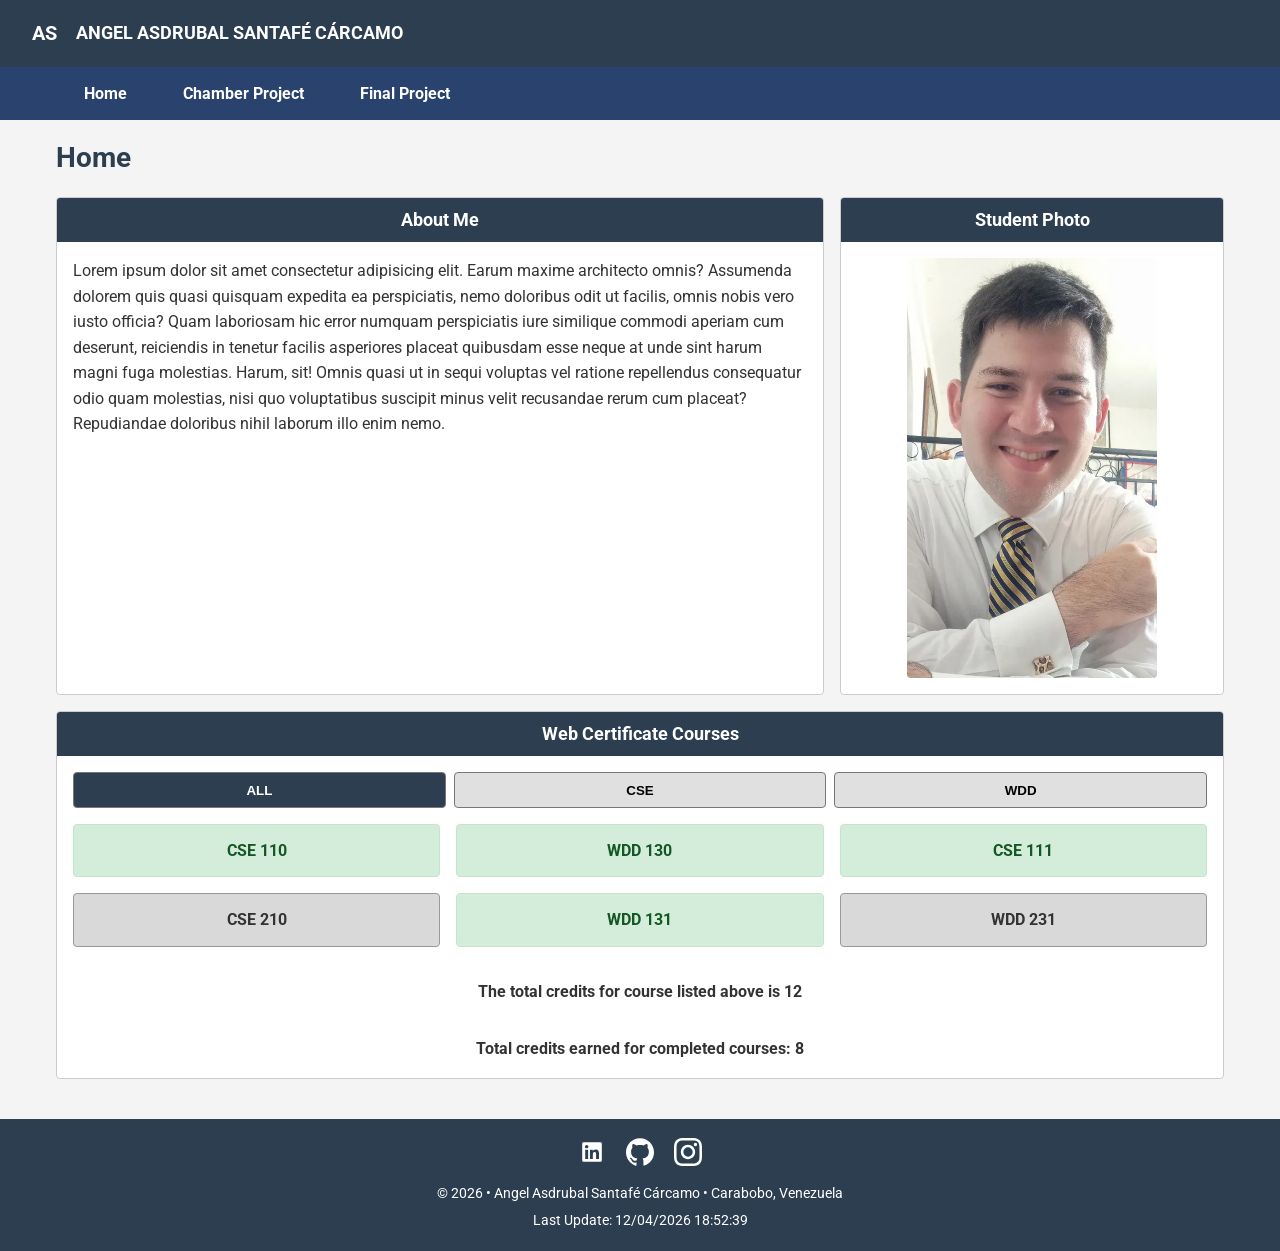
<file: index.html>
<!DOCTYPE html>
<html lang="en-US">
<head>
    <meta charset="UTF-8">
    <meta name="viewport" content="width=device-width, initial-scale=1.0">
    <meta name="description" content="Course Home Page, includes information of the student, links to the projects of this block, Web Certificate Courses and which courses the student have passed.">
    <meta name="author" content="Angel Asdrubal Santafé Cárcamo">
    <title>Course Home Page WDD231 - Angel Santafé</title>

    <!-- Fonts -->
    <link rel="preconnect" href="https://fonts.googleapis.com">
    <link rel="preconnect" href="https://fonts.gstatic.com" crossorigin>
    <link href="https://fonts.googleapis.com/css2?family=Roboto:wght@400;700&display=swap" rel="stylesheet">

    <!-- Styles -->
    <link rel="stylesheet" href="styles/small.css">
    <link rel="stylesheet" href="styles/larger.css">

    <!-- Scripts -->
    <script src="scripts/navigation.js" defer></script>
    <script src="scripts/dates.js" defer></script>
    <script src="scripts/course.js" defer></script>
</head>
<body>
    <header>
        <div class="logo-container">
            <svg class="logo-svg" viewBox="0 0 100 100" width="40" height="40" aria-hidden="true">
                <rect width="100" height="100" rx="15" fill="#2c3e50" />
                <text x="50" y="65" font-size="50" fill="#ffffff" text-anchor="middle" font-weight="bold">AS</text>
            </svg>
            <span>ANGEL ASDRUBAL SANTAFÉ CÁRCAMO</span>
        </div>
        <button id="menu-button" aria-label="Toggle Navigation Menu"></button>
        <nav id="primary-nav">
            <ul>
                <li class="active"><a href="#">Home</a></li>
                <li><a href="chamber/index.html">Chamber Project</a></li>
                <li><a href="final/index.html">Final Project</a></li>
            </ul>            
        </nav>
    </header>
    <main>
        <h1>Home</h1>
        <div class="student-info">
            <section class="about-me card">
                <h2>About Me</h2>
                <p>Lorem ipsum dolor sit amet consectetur adipisicing elit. Earum maxime architecto omnis? Assumenda dolorem quis quasi quisquam expedita ea perspiciatis, nemo doloribus odit ut facilis, omnis nobis vero iusto officia?
                Quam laboriosam hic error numquam perspiciatis iure similique commodi aperiam cum deserunt, reiciendis in tenetur facilis asperiores placeat quibusdam esse neque at unde sint harum magni fuga molestias. Harum, sit!
                Omnis quasi ut in sequi voluptas vel ratione repellendus consequatur odio quam molestias, nisi quo voluptatibus suscipit minus velit recusandae rerum cum placeat? Repudiandae doloribus nihil laborum illo enim nemo.
                </p>
            </section>
            <section class="photo card">
                <h2>Student Photo</h2>
                <div class="photo-placeholder">
                    <img src="images/profile.webp" alt="Angel Santafé Profile Picture" width="250" height="250" loading="lazy">
                </div>
            </section>
        </div>
        <section class="courses-interactive card">
            <h2>Web Certificate Courses</h2>
            <div class="filter-buttons">
                <button id="all-btn" class="btn active">ALL</button>
                <button id="cse-btn" class="btn">CSE</button>
                <button id="wdd-btn" class="btn">WDD</button>
            </div>
            <div id="course-container" class="course-grid">
                <!--Container dinamically filled with JS to display the courses.-->
            </div>
            <p id="credits-total" class="credits-info"></p>
            <p id="credits-completed" class="credits-info"></p>
        </section>
    </main>
    <footer>
        <div class="social-media-links">
            <a href="https://www.linkedin.com/in/angel-santafe-27b746205/" target="_blank" rel="noopener noreferrer" aria-label="LinkedIn">
                <img src="images/linkedin.svg" alt="LinkedIn-logo link to author personal profile">
            </a>
            <a href="https://github.com/angelsan20/" target="_blank" rel="noopener noreferrer" aria-label="Github">
                <img src="images/github.svg" alt="Github-logo link to author personal profile">
            </a>
            <a href="https://www.instagram.com/angelsantafe20/" target="_blank" rel="noopener noreferrer" aria-label="Instagram">
                <img src="images/instagram.svg" alt="Instagram-logo link to author personal profile">
            </a>
        </div>
        <p>&copy; <span id="currentyear"><!--Dinamically filled with JS.--></span> &bull; Angel Asdrubal Santafé Cárcamo &bull; Carabobo, Venezuela</p>
        <p id="lastModified"><!--Dinamically filled with JS.--></p>
    </footer>
</body>
</html>
</file>
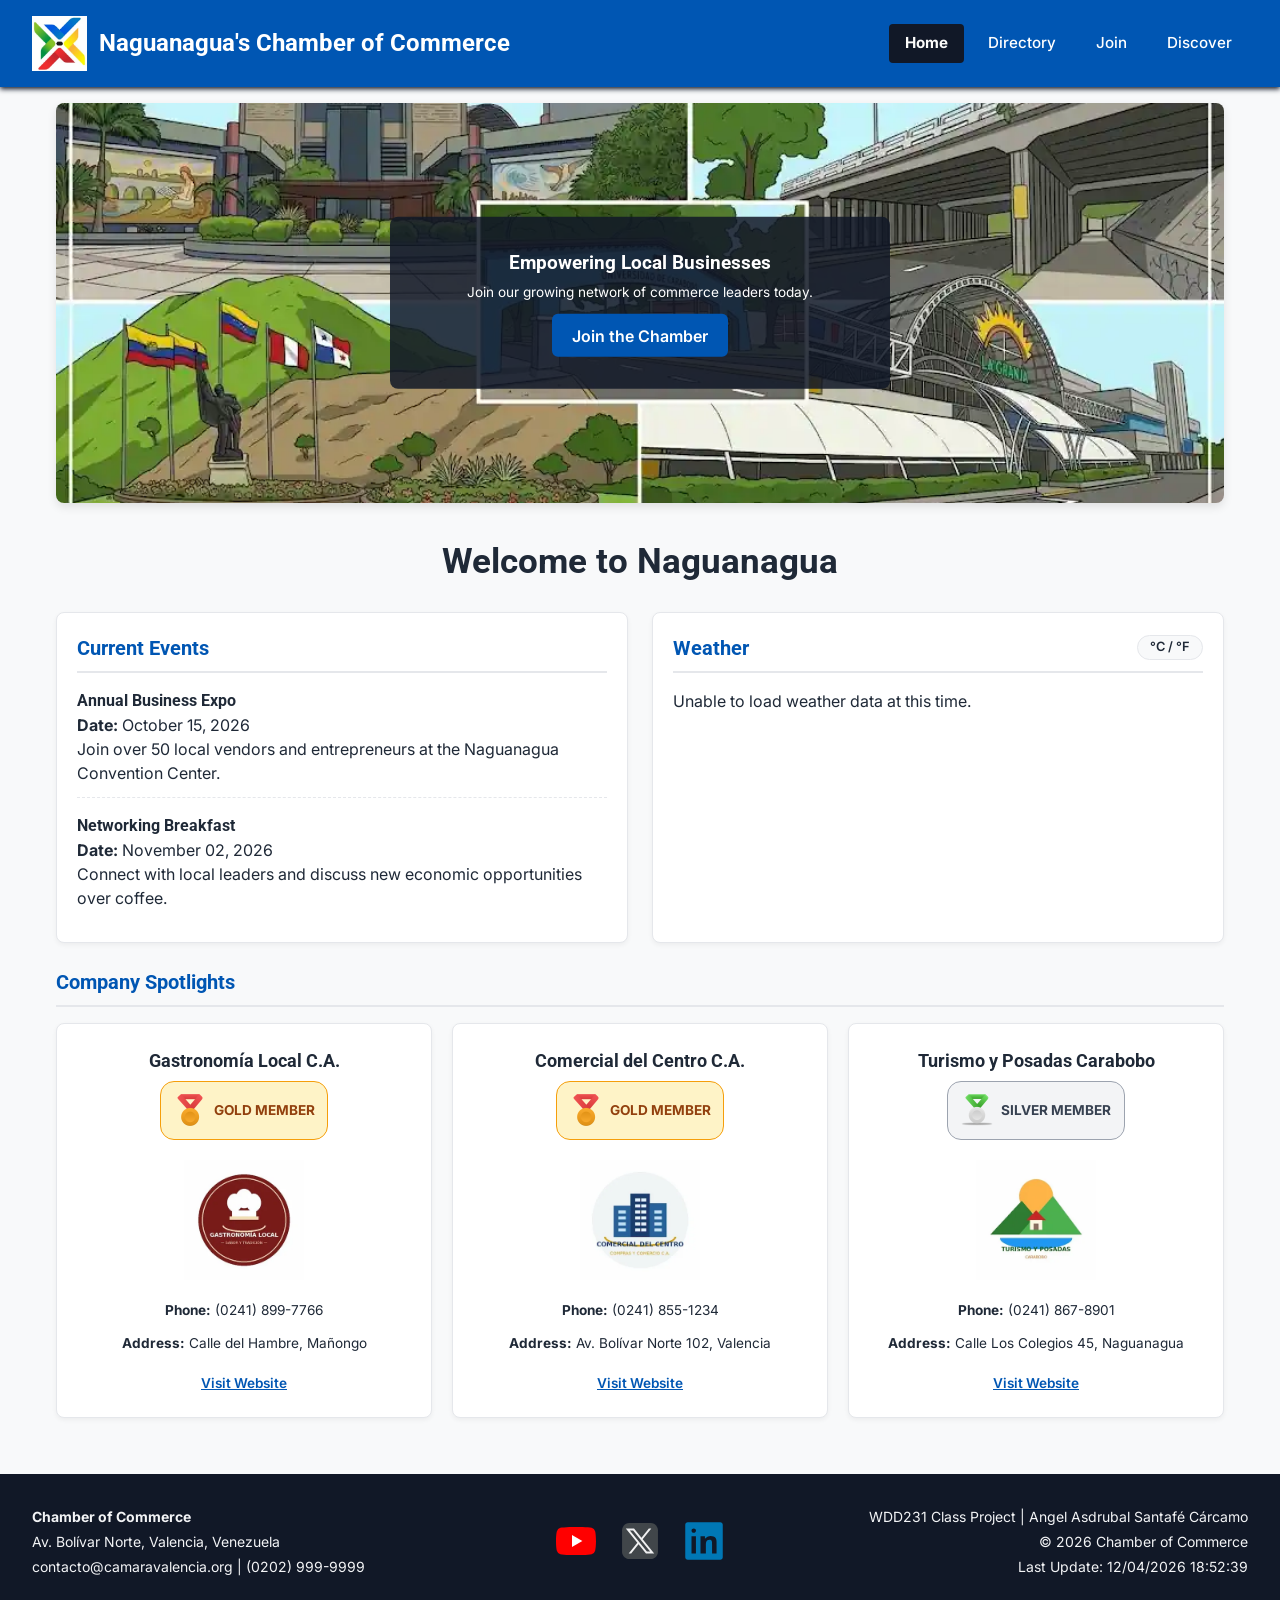
<file: chamber/index.html>
<!DOCTYPE html>
<html lang="en-US">
<head>
    <meta charset="UTF-8">
    <meta name="viewport" content="width=device-width, initial-scale=1.0">
    <meta name="description" content="Naguanagua Chamber of Commerce Home Page: Working to Support local business growth, networking, and community development.">
    <meta name="author" content="Angel Asdrubal Santafé Cárcamo">
    <title>Home Page- Naguanagua's Chamber of Commerce</title>

    <!-- Facebook Open Graph Meta Tags -->
    <meta property="og:title" content="Home - Naguanagua Chamber of Commerce">
    <meta property="og:site_name" content="Naguanagua Chamber of Commerce">
    <meta property="og:type" content="website">
    <meta property="og:image" content="https://angelsan20.github.io/wdd231/chamber/images/logo.webp">
    <meta property="og:url" content="https://angelsan20.github.io/wdd231/chamber/index.html">
    <meta property="og:description" content="Welcome to the Naguanagua Chamber of Commerce. Discover local business events, weather, and featured members.">

    <!-- Google Fonts -->
    <link rel="preconnect" href="https://fonts.googleapis.com">
    <link rel="preconnect" href="https://fonts.gstatic.com" crossorigin>
    <link href="https://fonts.googleapis.com/css2?family=Inter:wght@400;500;600&family=Roboto:wght@700&display=swap" rel="stylesheet">

    <!-- Styles and Favicon -->
    <link rel="icon" href="images/favicon.ico" type="image/x-icon">
    <link rel="stylesheet" href="styles/normalize.css">
    <link rel="stylesheet" href="styles/small.css">
    <link rel="stylesheet" href="styles/larger.css">

    <!-- Scripts -->
    <script src="scripts/menu.js" defer></script>
    <script src="scripts/dates.js" defer></script>
    <script src="scripts/weather.js" defer></script>
    <script src="scripts/spotlights.js" defer></script>
</head>
<body>
    <header>
        <div class="header-brand">
            <div class="header-logo">
                <img src="images/logo.webp" alt="Chamber of Commerce Logo" width="50" height="50">
                <span class="site-title">Naguanagua's Chamber of Commerce</span>
            </div>
            <button id="menu-toggle" aria-label="Open the navigation menu" aria-expanded="false">☰</button>
        </div>
        <nav id="primary-nav">
            <ul>
                <li><a href="index.html" class="active">Home</a></li>
                <li><a href="directory.html">Directory</a></li>
                <li><a href="join.html">Join</a></li>
                <li><a href="discover.html">Discover</a></li>
            </ul>
        </nav>
    </header>

    <main class="home-container">
        <!-- Hero Section con Call To Action -->
        <section class="hero">
            <img src="images/hero-large.webp" alt="Naguanagua representative images" loading="eager" width="1200" height="500">
            <div class="cta-overlay">
                <h2>Empowering Local Businesses</h2>
                <p>Join our growing network of commerce leaders today.</p>
                <a href="join.html" class="cta-button">Join the Chamber</a>
            </div>
        </section>

        <h1 class="page-title">Welcome to Naguanagua</h1>

        <!-- Layout Grid for Events, Weather y Spotlights -->
        <div class="home-grid">
            
            <!-- Section: Current Events -->
            <section class="card events-card">
                <h2>Current Events</h2>
                <article class="event-item">
                    <h3>Annual Business Expo</h3>
                    <p><strong>Date:</strong> October 15, 2026</p>
                    <p>Join over 50 local vendors and entrepreneurs at the Naguanagua Convention Center.</p>
                </article>
                <article class="event-item">
                    <h3>Networking Breakfast</h3>
                    <p><strong>Date:</strong> November 02, 2026</p>
                    <p>Connect with local leaders and discuss new economic opportunities over coffee.</p>
                </article>
            </section>

            <!-- Section: Weather API -->
            <section class="card weather-card">
                <div class="card-header">
                    <h2>Weather</h2>
                    <button id="unit-toggle" aria-label="Toggle units">&deg;C / &deg;F</button>
                </div>
                <div id="weather-info">
                    <!-- Dynamically loaded from JS -->
                    <p>Loading weather data...</p>
                </div>
            </section>

            <!-- Section: Member Spotlights (Gold & Silver) -->
            <section class="spotlights-container">
                <h2>Company Spotlights</h2>
                <div id="spotlights-grid">
                    <!-- Dynamically loaded from JS -->
                    <p>Loading featured members...</p>
                </div>
            </section>

        </div>
    </main>

    <footer>
        <div class="footer-info">
            <p><strong>Chamber of Commerce</strong></p>
            <p>Av. Bolívar Norte, Valencia, Venezuela</p>
            <p>contacto@camaravalencia.org | (0202) 999-9999</p>
        </div>
        <div class="footer-social">
            <a href="https://www.youtube.com/" target="_blank" aria-label="YouTube" rel="noopener noreferrer"><img src="images/youtube-icon.svg" alt="YouTube" width="40" height="40"></a>
            <a href="https://x.com/" target="_blank" aria-label="Twitter" rel="noopener noreferrer"><img src="images/twitter-icon.svg" alt="Twitter" width="40" height="40"></a>
            <a href="https://www.linkedin.com/" target="_blank" aria-label="LinkedIn" rel="noopener noreferrer"><img src="images/linkedin-icon.svg" alt="LinkedIn" width="40" height="40"></a>
        </div>
        <div class="footer-dev">
            <p>WDD231 Class Project | Angel Asdrubal Santafé Cárcamo</p>
            <p>&copy; <span id="current-year"></span> Chamber of Commerce</p>
            <p id="last-modified"></p>
        </div>
    </footer>
</body>
</html>
</file>
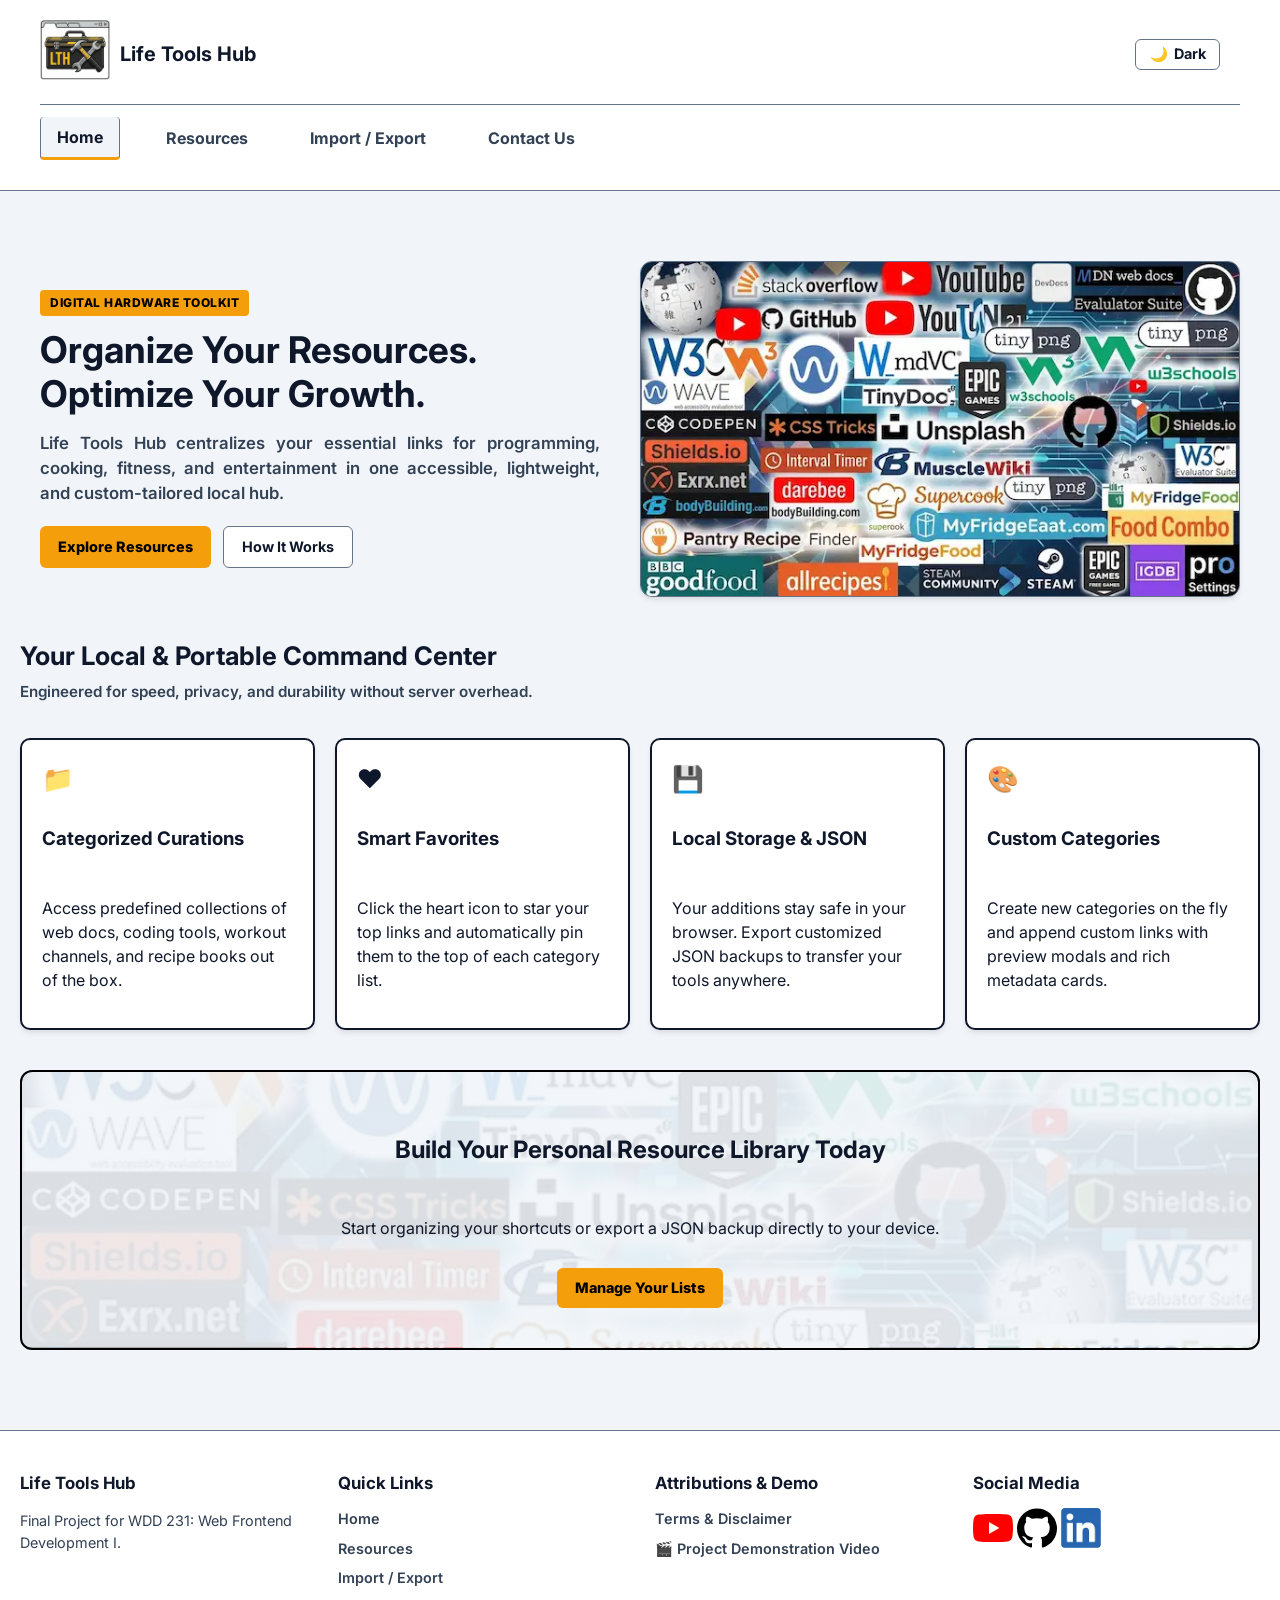
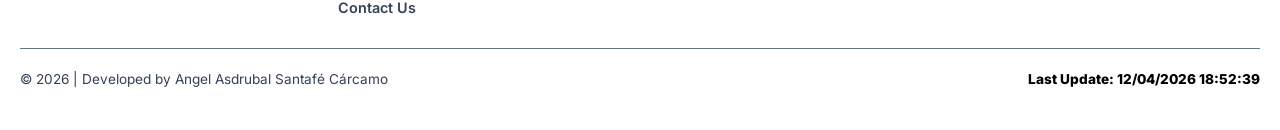
<file: final/index.html>
<!DOCTYPE html>
<html lang="en-US">

<head>
    <meta charset="UTF-8">
    <meta name="viewport" content="width=device-width, initial-scale=1.0">
    <meta name="description" content="Life Tools Hub is a centralized platform to organize, manage, and discover digital resources for programming, cooking, fitness, and entertainment.">
    <meta name="author" content="Angel Asdrubal Santafé Cárcamo">
    <title>Life Tools Hub | Digital Resource & Productivity Hub</title>

    <meta property="og:type" content="website">
    <meta property="og:title" content="Life Tools Hub | Digital Resource & Productivity Hub">
    <meta property="og:description" content="Life Tools Hub is a centralized platform to organize, manage, and discover digital resources for programming, cooking, fitness, and entertainment.">
    <meta property="og:image" content="https://angelsan20.github.io/wdd231/final/images/logo.webp">
    <meta property="og:url" content="https://angelsan20.github.io/wdd231/final/index.html">

    <link rel="icon" href="images/favicon.ico" type="image/x-icon">

    <link rel="preconnect" href="https://fonts.googleapis.com">
    <link rel="preconnect" href="https://fonts.gstatic.com" crossorigin>
    <link rel="stylesheet" href="https://fonts.googleapis.com/css2?family=Inter:wght@400;500;600;700&display=swap">

    <link rel="stylesheet" href="styles/normalize.css">
    <link rel="stylesheet" href="styles/small.css">
    <link rel="stylesheet" href="styles/larger.css">

    <script type="module" src="scripts/function.js"></script>

</head>

<body>

    <header class="site-header">
        <div class="header-wrapper">
            <a href="index.html" class="logo">
                <span class="logo-icon"><img src="images/logo.webp" alt="Logo of Life Tools Hub" width="70"
                        height="60"></span>
                <span class="logo-text">Life Tools Hub</span>
            </a>

            <div class="header-actions">
                <button id="theme-toggle" class="icon-btn" aria-label="Toggle color theme"
                    title="Toggle Light/Dark Theme">
                    <span class="theme-icon">🌙</span>
                </button>
                <button id="hamburger-btn" class="hamburger-btn" aria-label="Toggle navigation menu"
                    aria-expanded="false">
                    <span class="bar"></span>
                    <span class="bar"></span>
                    <span class="bar"></span>
                </button>
            </div>
        </div>

        <nav id="main-nav" class="main-nav">
            <ul class="nav-list">
                <li><a href="index.html" class="nav-link active">Home</a></li>
                <li><a href="resources.html" class="nav-link">Resources</a></li>
                <li><a href="import-export.html" class="nav-link">Import / Export</a></li>
                <li><a href="contact.html" class="nav-link">Contact Us</a></li>
            </ul>
        </nav>
    </header>

    <main>
        
        <section class="hero-section">
            <div class="hero-content">
                <span class="lth-hero-tag">Digital Hardware Toolkit</span>
                <h1 class="hero-title">Organize Your Resources. Optimize Your Growth.</h1>
                <p class="hero-description">
                    Life Tools Hub centralizes your essential links for programming, cooking, fitness, and entertainment
                    in one accessible, lightweight, and custom-tailored local hub.
                </p>
                <div class="hero-buttons">
                    <a href="resources.html" class="lth-button lth-button-model1">Explore Resources</a>
                    <a href="#how-it-works" class="lth-button lth-button-model2">How It Works</a>
                </div>
            </div>
            <div class="hero-image-wrapper">
                <img src="images/hero-banner.webp"
                    alt="Interactive collage displaying programming, fitness, and cooking digital tools"
                    class="hero-img" width="600" height="338" loading="eager" fetchpriority="high">
            </div>
        </section>

        <section id="how-it-works" class="info-section">
            <h2 class="section-title">Your Local & Portable Command Center</h2>
            <p class="section-subtitle">Engineered for speed, privacy, and durability without server overhead.</p>

            <div class="features-grid">
                <article class="lth-feature-box">
                    <div class="feature-icon">📁</div>
                    <h3>Categorized Curations</h3>
                    <p>Access predefined collections of web docs, coding tools, workout channels, and recipe books out
                        of the box.</p>
                </article>

                <article class="lth-feature-box">
                    <div class="feature-icon">❤️</div>
                    <h3>Smart Favorites</h3>
                    <p>Click the heart icon to star your top links and automatically pin them to the top of each
                        category list.</p>
                </article>

                <article class="lth-feature-box">
                    <div class="feature-icon">💾</div>
                    <h3>Local Storage & JSON</h3>
                    <p>Your additions stay safe in your browser. Export customized JSON backups to transfer your tools
                        anywhere.</p>
                </article>

                <article class="lth-feature-box">
                    <div class="feature-icon">🎨</div>
                    <h3>Custom Categories</h3>
                    <p>Create new categories on the fly and append custom links with preview modals and rich metadata
                        cards.</p>
                </article>
            </div>
        </section>

        <section class="cta-section">
            <div class="cta-wrapper lazy-bg">
                <h2>Build Your Personal Resource Library Today</h2>
                <p>Start organizing your shortcuts or export a JSON backup directly to your device.</p>
                <a href="import-export.html" class="lth-button lth-button-model1">Manage Your Lists</a>
            </div>
        </section>
    </main>

    <footer>
        <div class="footer-content">
            <div class="footer-section">
                <h3>Life Tools Hub</h3>
                <p>Final Project for WDD 231: Web Frontend Development I.</p>
            </div>
            <div class="footer-section">
                <h3>Quick Links</h3>
                <ul>
                    <li><a href="index.html">Home</a></li>
                    <li><a href="resources.html">Resources</a></li>
                    <li><a href="import-export.html">Import / Export</a></li>
                    <li><a href="contact.html">Contact Us</a></li>
                </ul>
            </div>
            <div class="footer-section">
                <h3>Attributions & Demo</h3>
                <ul>
                    <li><a href="disclaimer.html">Terms & Disclaimer</a></li>
                    <li><a href="https://www.youtube.com/watch?v=w2Snkq-S6OA" target="_blank">🎬 Project Demonstration Video</a></li>
                </ul>
            </div>
            <div class="footer-section">
                <h3>Social Media</h3>
                <a href="https://www.youtube.com/@angelsantafe2192" target="_blank" aria-label="YouTube"
                    rel="noopener noreferrer"><img src="images/youtube-icon.svg" alt="YouTube" width="40" height="40"
                        loading="lazy"></a>
                <a href="https://github.com/angelsan20/" target="_blank" aria-label="Twitter"
                    rel="noopener noreferrer"><img src="images/github-icon.svg" alt="Github" width="40" height="40"
                        loading="lazy"></a>
                <a href="https://www.linkedin.com/in/angel-santafe-27b746205/" target="_blank" aria-label="LinkedIn"
                    rel="noopener noreferrer"><img src="images/linkedin-icon.webp" alt="LinkedIn" width="40" height="40"
                        loading="lazy"></a>
            </div>
        </div>
        <div class="footer-bottom-info">
            <p>&copy; <span id="current-year"></span> | Developed by Angel Asdrubal Santafé Cárcamo</p>
            <p><span id="last-modified"></span></p>
        </div>
    </footer>

</body>

</html>
</file>
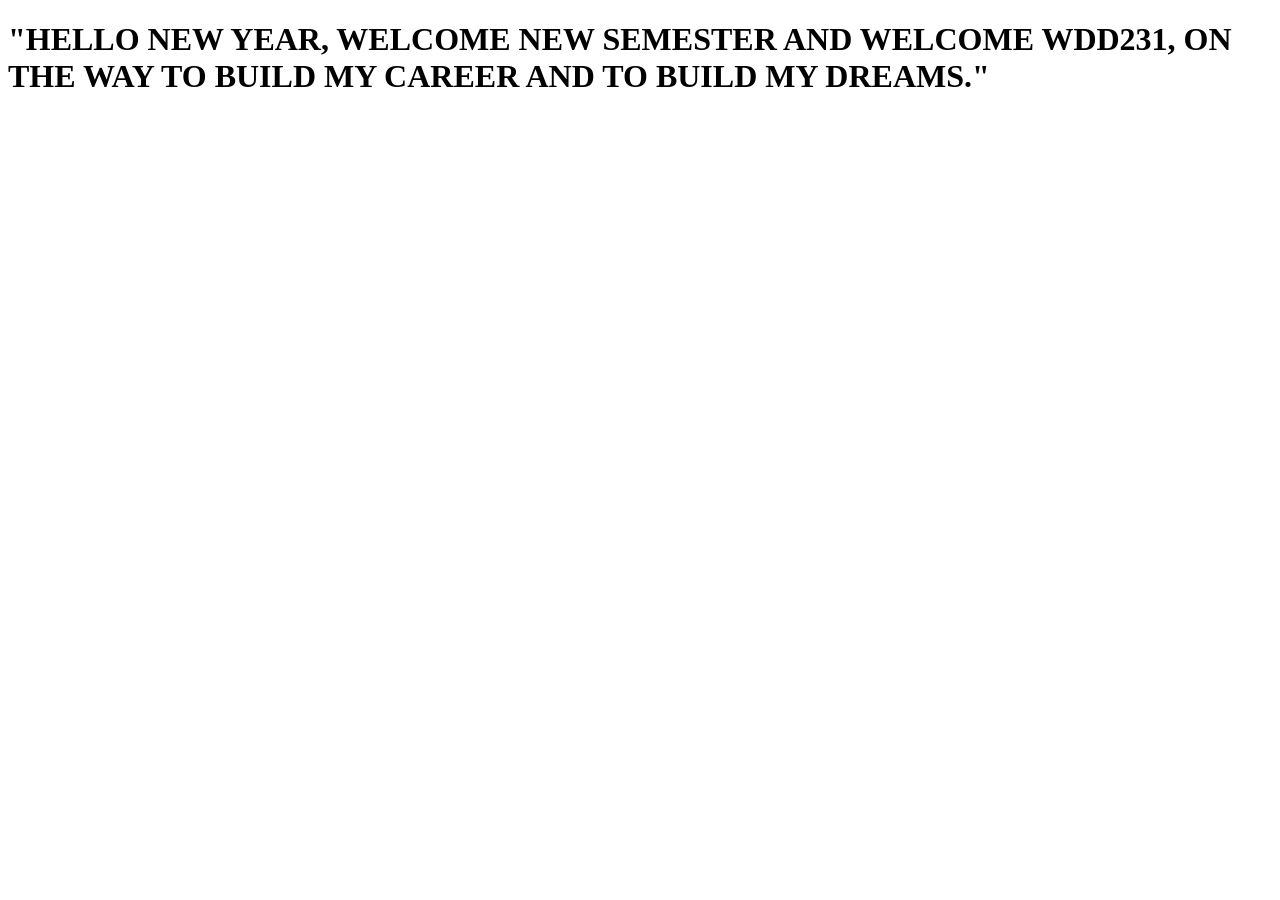
<file: hello.html>
<!DOCTYPE html>
<html lang="en-US">
<head>
    <meta charset="UTF-8">
    <meta name="viewport" content="width=device-width, initial-scale=1.0">
    <title>Document</title>
</head>
<body>
    <h1>"HELLO NEW YEAR, WELCOME NEW SEMESTER AND WELCOME WDD231, ON THE WAY TO BUILD MY CAREER AND TO BUILD MY DREAMS."</h1>
</body>
</html>
</file>
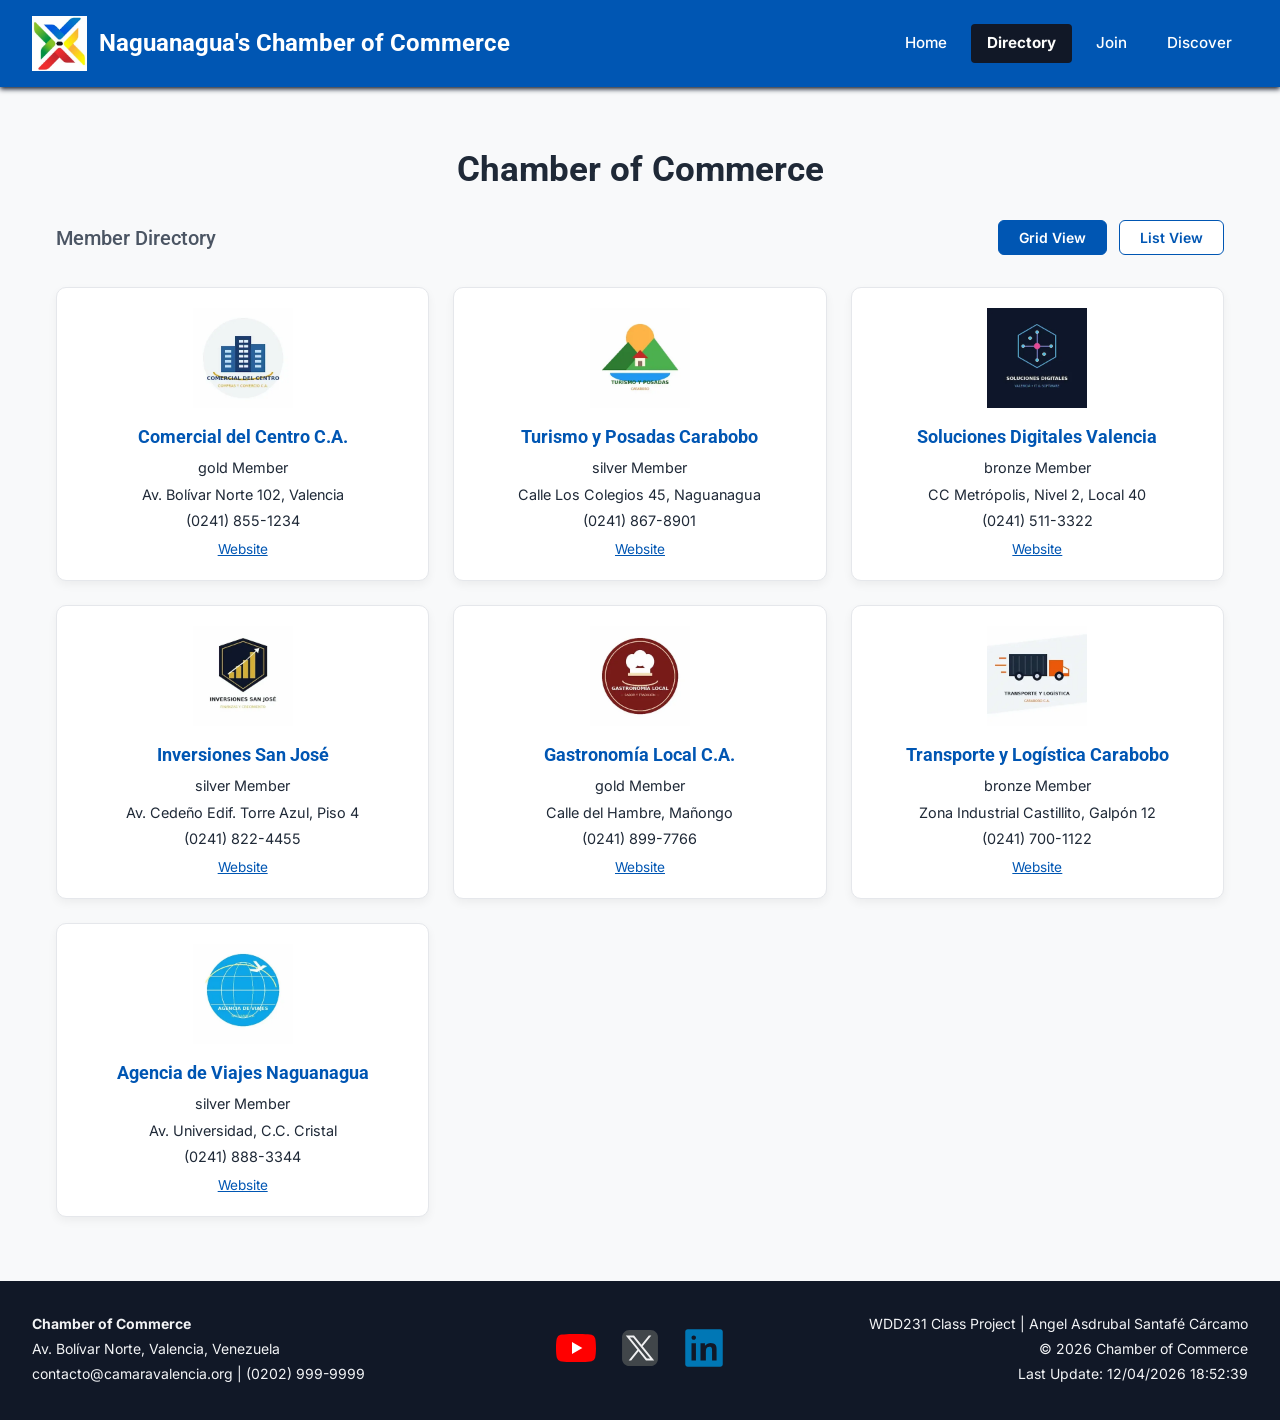
<file: chamber/directory.html>
<!DOCTYPE html>
<html lang="en-US">
<head>
    <meta charset="UTF-8">
    <meta name="viewport" content="width=device-width, initial-scale=1.0">
    <meta name="description" content="Business Directory of Naguanagua Chamber of Commerce Members: Here you'll find information about local businesses and can join a growing business community.">
    <meta name="author" content="Angel Asdrubal Santafé Cárcamo">
    <title>Directory - Naguanagua's Chamber of Commerce</title>

    <!-- Facebook Open Graph Meta Tags -->
    <meta property="og:title" content="Directory - Naguanagua Chamber of Commerce">
    <meta property="og:site_name" content="Naguanagua Chamber of Commerce">
    <meta property="og:type" content="website">
    <meta property="og:image" content="https://angelsan20.github.io/wdd231/chamber/images/sm_logo.jpg">
    <meta property="og:url" content="https://angelsan20.github.io/wdd231/chamber/directory.html">
    <meta property="og:description" content="Find businesses and merchants affiliated with our local chamber of commerce.">

    <!-- Google Fonts -->
    <link rel="preconnect" href="https://fonts.googleapis.com">
    <link rel="preconnect" href="https://fonts.gstatic.com" crossorigin>
    <link href="https://fonts.googleapis.com/css2?family=Inter:wght@400;500;600&family=Roboto:wght@700&display=swap" rel="stylesheet">

    <!-- Styles and Favicon -->
    <link rel="icon" href="images/favicon.ico" type="image/x-icon">
    <link rel="stylesheet" href="styles/normalize.css">
    <link rel="stylesheet" href="styles/small.css">
    <link rel="stylesheet" href="styles/larger.css">

    <!-- Scripts -->
    <script src="scripts/menu.js" defer></script>
    <script src="scripts/directory.js" defer></script>
    <script src="scripts/dates.js" defer></script>
</head>
<body>
    <header>
        <div class="header-brand">
            <div class="header-logo">
                <img src="images/logo.webp" alt="Chamber of Commerce Logo" width="50" height="50">
                <span class="site-title">Naguanagua's Chamber of Commerce</span>
            </div>
            <button id="menu-toggle" aria-label="Open the navigation menu" aria-expanded="false">☰</button>
        </div>
        <nav id="primary-nav">
            <ul>
                <li><a href="index.html">Home</a></li>
                <li><a href="directory.html" class="active">Directory</a></li>
                <li><a href="join.html">Join</a></li>
                <li><a href="discover.html">Discover</a></li>
            </ul>
        </nav>
    </header>

    <main class="directory-container">
        <h1 class="page-title">Chamber of Commerce</h1>
        <section class="directory-header">
            <h2>Member Directory</h2>
            <div class="view-toggle">
                <button id="grid-view" class="active">Grid View</button>
                <button id="list-view">List View</button>
            </div>
        </section>

        <div id="members-container" class="grid-view">
            <!-- Dynamically loaded from JS -->
        </div>
    </main>

    <footer>
        <div class="footer-info">
            <p><strong>Chamber of Commerce</strong></p>
            <p>Av. Bolívar Norte, Valencia, Venezuela</p>
            <p>contacto@camaravalencia.org | (0202) 999-9999</p>
        </div>
        <div class="footer-social">
            <a href="https://www.youtube.com/" target="_blank" aria-label="YouTube" rel="noopener noreferrer"><img src="images/youtube-icon.svg" alt="YouTube" width="40" height="40"></a>
            <a href="https://x.com/" target="_blank" aria-label="Twitter" rel="noopener noreferrer"><img src="images/twitter-icon.svg" alt="Twitter" width="40" height="40"></a>
            <a href="https://www.linkedin.com/" target="_blank" aria-label="LinkedIn" rel="noopener noreferrer"><img src="images/linkedin-icon.svg" alt="LinkedIn" width="40" height="40"></a>
        </div>
        <div class="footer-dev">
            <p>WDD231 Class Project | Angel Asdrubal Santafé Cárcamo</p>
            <p>&copy; <span id="current-year"></span> Chamber of Commerce</p>
            <p id="last-modified"></p>
        </div>
    </footer>
</body>
</html>
</file>
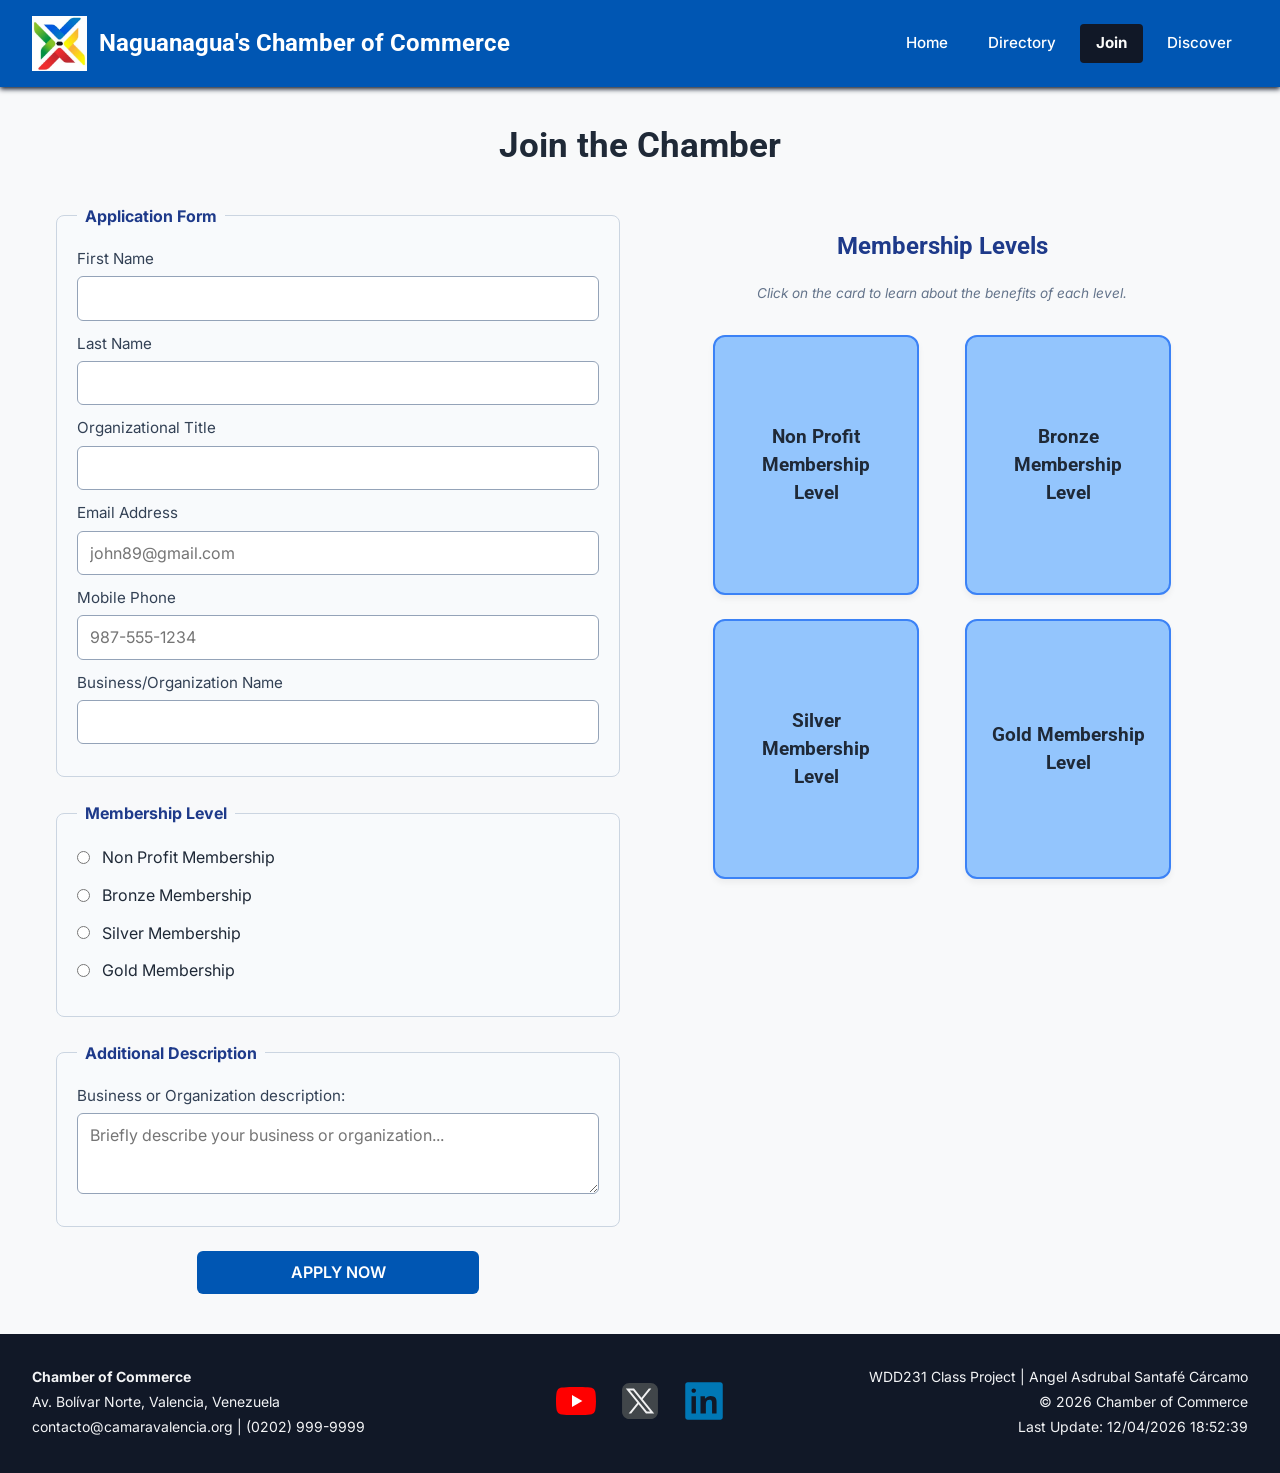
<file: chamber/join.html>
<!DOCTYPE html>
<html lang="en-US">
<head>
    <meta charset="UTF-8">
    <meta name="viewport" content="width=device-width, initial-scale=1.0">
    <meta name="description" content="Naguanagua Chamber of Commerce Join Page: Apply to join our community and promote your business or nonprofit organization, depending on your membership level.">
    <meta name="author" content="Angel Asdrubal Santafé Cárcamo">
    <title>Join Page - Naguanagua's Chamber of Commerce</title>

    <!-- Facebook Open Graph Meta Tags -->
    <meta property="og:title" content="Join - Naguanagua Chamber of Commerce">
    <meta property="og:site_name" content="Naguanagua Chamber of Commerce">
    <meta property="og:type" content="website">
    <meta property="og:image" content="https://angelsan20.github.io/wdd231/chamber/images/logo.webp">
    <meta property="og:url" content="https://angelsan20.github.io/wdd231/chamber/join.html">
    <meta property="og:description" content="Welcome to the Naguanagua Chamber of Commerce. Discover local business events, weather, and featured members.">

    <!-- Google Fonts -->
    <link rel="preconnect" href="https://fonts.googleapis.com">
    <link rel="preconnect" href="https://fonts.gstatic.com" crossorigin>
    <link href="https://fonts.googleapis.com/css2?family=Inter:wght@400;500;600&family=Roboto:wght@700&display=swap" rel="stylesheet">
    
    <!-- Styles and Favicon -->
    <link rel="icon" href="images/favicon.ico" type="image/x-icon">
    <link rel="stylesheet" href="styles/normalize.css">
    <link rel="stylesheet" href="styles/small.css">
    <link rel="stylesheet" href="styles/larger.css">

    <!-- Scripts -->
    <script src="scripts/join.js" defer></script>
    <script src="scripts/menu.js" defer></script>
    <script src="scripts/dates.js" defer></script>
</head>
<body>
    <header>
        <div class="header-brand">
            <div class="header-logo">
                <img src="images/logo.webp" alt="Chamber of Commerce Logo" width="50" height="50">
                <span class="site-title">Naguanagua's Chamber of Commerce</span>
            </div>
            <button id="menu-toggle" aria-label="Open the navigation menu" aria-expanded="false">☰</button>
        </div>
        <nav id="primary-nav">
            <ul>
                <li><a href="index.html">Home</a></li>
                <li><a href="directory.html">Directory</a></li>
                <li><a href="join.html" class="active">Join</a></li>
                <li><a href="discover.html">Discover</a></li>
            </ul>
        </nav>
    </header>
    <main class="join-main">
       
        <h1 class="page-title">Join the Chamber</h1>
    
        <div class="join-container">

            <form method="get" action="thankyou.html" class="join-form">
                <fieldset>
                    <legend>Application Form</legend>
                    
                    <label>First Name<input type="text" name="first" required autocomplete="given-name" title="Please enter your first name"></label>
                    
                    <label>Last Name<input type="text" name="last" required autocomplete="family-name" title="Please enter your last name"></label>
                    
                    <label>Organizational Title <input type="text" name="title" autocomplete="organization-title" pattern="[a-zA-Z\s\-]{7,}" title="Minimum 7 characters, letters, spaces and hyphens only"></label>
                    
                    <label>Email Address<input type="email" name="email" required autocomplete="email" placeholder="john89@gmail.com" title="Please enter a valid email address"></label>
                    
                    <label>Mobile Phone<input type="tel" name="phone" required autocomplete="tel" placeholder="987-555-1234" title="Please enter a valid phone number"></label>
                    
                    <label>Business/Organization Name<input type="text" name="organization" required autocomplete="organization" title="Please enter your business or organization name"></label>
                </fieldset>
    
                <fieldset>
                    <legend>Membership Level</legend>
                    
                    <label class="radio-label">
                        <input type="radio" name="membership" value="NP" required> 
                        Non Profit Membership
                    </label>
                    <label class="radio-label">
                        <input type="radio" name="membership" value="bronze"> 
                        Bronze Membership
                    </label>
                    <label class="radio-label">
                        <input type="radio" name="membership" value="silver"> 
                        Silver Membership
                    </label>
                    <label class="radio-label">
                        <input type="radio" name="membership" value="gold"> 
                        Gold Membership
                    </label>
                </fieldset>
    
                <fieldset>
                    <legend>Additional Description</legend>
                    <label>Business or Organization description:
                        <textarea name="description" rows="3" placeholder="Briefly describe your business or organization..." title="Please provide a description of your organization"></textarea>
                    </label>
                </fieldset>
    
                <input type="hidden" id="timestamp" name="timestamp" value="">
    
                <input type="submit" value="APPLY NOW" class="submit-btn">
            </form>
    
            <div class="membership-levels-container">
                <h2>Membership Levels</h2>
                <p class="instruction-text">Click on the card to learn about the benefits of each level.</p>
                
                <div class="cards-grid">
                    <div class="card-tier" data-modal="np-modal">
                        <h3>Non Profit Membership Level</h3>
                    </div>
                    
                    <div class="card-tier" data-modal="bronze-modal">
                        <h3>Bronze Membership Level</h3>
                    </div>
                    
                    <div class="card-tier" data-modal="silver-modal">
                        <h3>Silver Membership Level</h3>
                    </div>
                    
                    <div class="card-tier" data-modal="gold-modal">
                        <h3>Gold Membership Level</h3>
                    </div>
                </div>
            </div>
        </div>
    
        <dialog id="np-modal" class="membership-modal">
            <div class="modal-header">
                <h3>Non Profit Membership</h3>
                <button type="button" class="close-modal">X</button>
            </div>
            <hr>
            <div class="modal-body">
                <p><strong>Benefits include:</strong></p>
                <ul>
                    <li>You'll get a nice plaque with the mayor's stamp on it</li>
                    <li>You get to ride on a float Saint Patty's Day</li>
                </ul>
                <p class="cost-text"><strong>COST:</strong> Free</p>
            </div>
        </dialog>
    
        <dialog id="bronze-modal" class="membership-modal">
            <div class="modal-header">
                <h3>Bronze Membership</h3>
                <button type="button" class="close-modal">X</button>
            </div>
            <hr>
            <div class="modal-body">
                <p><strong>Benefits include:</strong></p>
                <ul>
                    <li>Directory listing with basic features</li>
                    <li>Access to monthly networking breakfasts</li>
                    <li>Discount tickets to chamber events</li>
                </ul>
                <p class="cost-text"><strong>COST:</strong> $10 annual</p>
            </div>
        </dialog>
    
        <dialog id="silver-modal" class="membership-modal">
            <div class="modal-header">
                <h3>Silver Membership</h3>
                <button type="button" class="close-modal">X</button>
            </div>
            <hr>
            <div class="modal-body">
                <p><strong>Benefits include:</strong></p>
                <ul>
                    <li>Priority placement in business directory</li>
                    <li>Quarterly social media spotlight</li>
                    <li>Discount tickets to all chamber events</li>
                </ul>
                <p class="cost-text"><strong>COST:</strong> $20 annual</p>
            </div>
        </dialog>
    
        <dialog id="gold-modal" class="membership-modal">
            <div class="modal-header">
                <h3>Gold Membership</h3>
                <button type="button" class="close-modal">X</button>
            </div>
            <hr>
            <div class="modal-body">
                <p><strong>Benefits include:</strong></p>
                <ul>
                    <li>Home Page Spotlight</li>
                    <li>Invitation to special events</li>
                    <li>Free soda at the snack bar</li>
                    <li>Discount tickets to all Bowl Games</li>
                    <li>You'll get a nice plaque with the mayor's stamp on it</li>
                    <li>You get to ride on a float Saint Patty's Day</li>
                </ul>
                <p class="cost-text"><strong>COST:</strong> $30 annual</p>
            </div>
        </dialog>
    </main>
    <footer>
        <div class="footer-info">
            <p><strong>Chamber of Commerce</strong></p>
            <p>Av. Bolívar Norte, Valencia, Venezuela</p>
            <p>contacto@camaravalencia.org | (0202) 999-9999</p>
        </div>
        <div class="footer-social">
            <a href="https://www.youtube.com/" target="_blank" aria-label="YouTube" rel="noopener noreferrer"><img src="images/youtube-icon.svg" alt="YouTube" width="40" height="40"></a>
            <a href="https://x.com/" target="_blank" aria-label="Twitter" rel="noopener noreferrer"><img src="images/twitter-icon.svg" alt="Twitter" width="40" height="40"></a>
            <a href="https://www.linkedin.com/" target="_blank" aria-label="LinkedIn" rel="noopener noreferrer"><img src="images/linkedin-icon.svg" alt="LinkedIn" width="40" height="40"></a>
        </div>
        <div class="footer-dev">
            <p>WDD231 Class Project | Angel Asdrubal Santafé Cárcamo</p>
            <p>&copy; <span id="current-year"></span> Chamber of Commerce</p>
            <p id="last-modified"></p>
        </div>
    </footer>
</body>
</html>
</file>
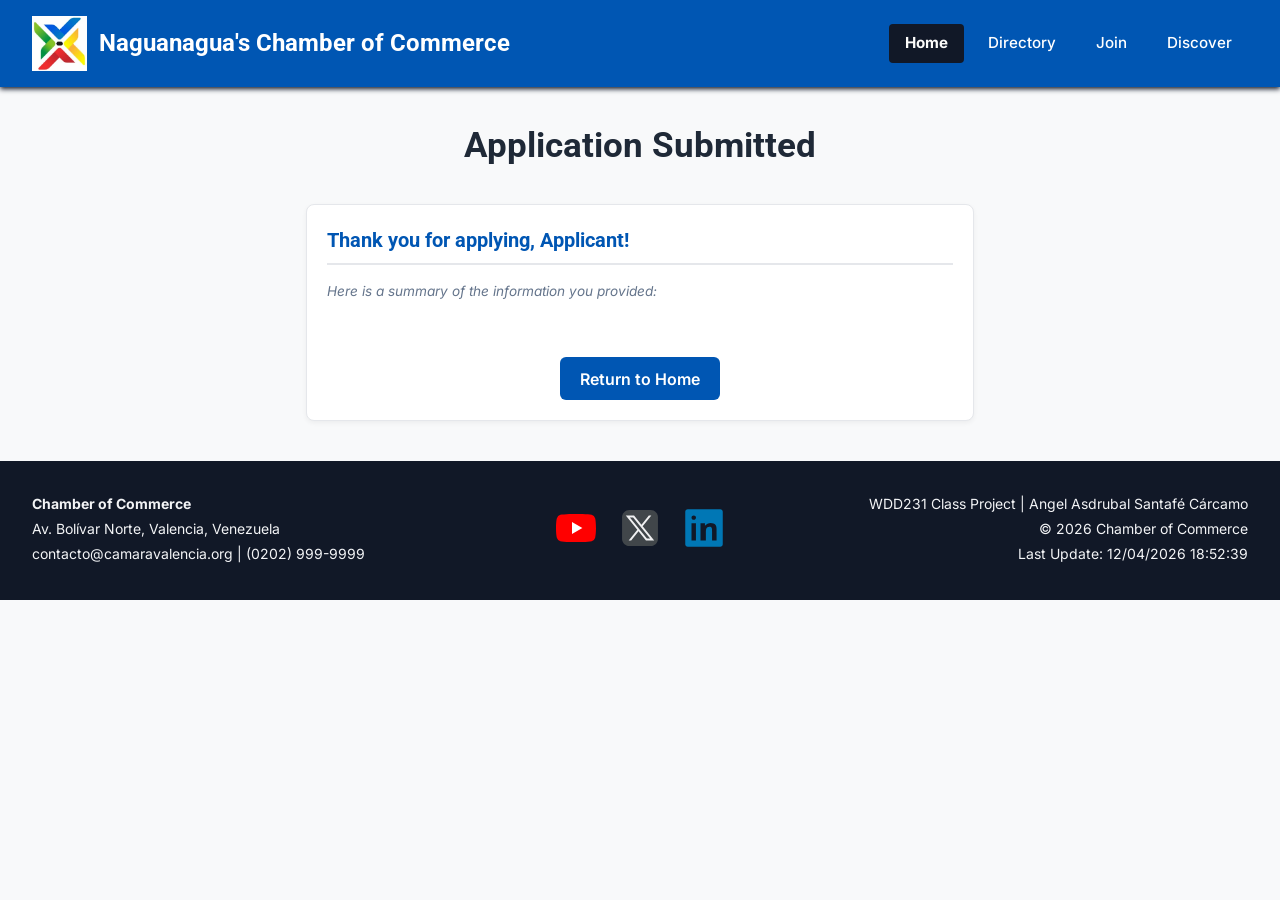
<file: chamber/thankyou.html>
<!DOCTYPE html>
<html lang="en-US">
<head>
    <meta charset="UTF-8">
    <meta name="viewport" content="width=device-width, initial-scale=1.0">
    <meta name="description" content="Naguanagua Chamber of Commerce Home Page: Working to Support local business growth, networking, and community development.">
    <meta name="author" content="Angel Asdrubal Santafé Cárcamo">
    <title>Thank you page- Naguanagua's Chamber of Commerce</title>

    <!-- Facebook Open Graph Meta Tags -->
    <meta property="og:title" content="Home - Naguanagua Chamber of Commerce">
    <meta property="og:site_name" content="Naguanagua Chamber of Commerce">
    <meta property="og:type" content="website">
    <meta property="og:image" content="https://angelsan20.github.io/wdd231/chamber/images/logo.webp">
    <meta property="og:url" content="https://angelsan20.github.io/wdd231/chamber/index.html">
    <meta property="og:description" content="Welcome to the Naguanagua Chamber of Commerce. Discover local business events, weather, and featured members.">

    <!-- Google Fonts -->
    <link rel="preconnect" href="https://fonts.googleapis.com">
    <link rel="preconnect" href="https://fonts.gstatic.com" crossorigin>
    <link href="https://fonts.googleapis.com/css2?family=Inter:wght@400;500;600&family=Roboto:wght@700&display=swap" rel="stylesheet">
    
    <!-- Styles and Favicon -->
    <link rel="icon" href="images/favicon.ico" type="image/x-icon">
    <link rel="stylesheet" href="styles/normalize.css">
    <link rel="stylesheet" href="styles/small.css">
    <link rel="stylesheet" href="styles/larger.css" media="(min-width: 768px)">
    
    <!-- Scripts -->
    <script src="scripts/thankyou.js" defer></script>
    <script src="scripts/menu.js" defer></script>
    <script src="scripts/dates.js" defer></script>
</head>
<body>
    <header>
        <div class="header-brand">
            <div class="header-logo">
                <img src="images/logo.webp" alt="Chamber of Commerce Logo" width="50" height="50">
                <span class="site-title">Naguanagua's Chamber of Commerce</span>
            </div>
            <button id="menu-toggle" aria-label="Open the navigation menu" aria-expanded="false">☰</button>
        </div>
        <nav id="primary-nav">
            <ul>
                <li><a href="index.html" class="active">Home</a></li>
                <li><a href="directory.html">Directory</a></li>
                <li><a href="join.html">Join</a></li>
                <li><a href="discover.html">Discover</a></li>
            </ul>
        </nav>
    </header>

    <main class="join-main">
        <h1 class="page-title">Application Submitted</h1>
        
        <div class="join-container" style="display: block; max-width: 700px;">
            <div class="card">
                <h2>Thank you for applying, <span id="display-first"></span>!</h2>
                <p class="instruction-text" style="text-align: left; margin-bottom: 1.5rem;">Here is a summary of the information you provided:</p>
                
                <div id="results-container">
                    <!-- The data from the form will be loaded here dynamically -->
                </div>

                <div style="text-align: center; margin-top: 2rem;">
                    <a href="index.html" class="cta-button">Return to Home</a>
                </div>
            </div>
        </div>
    </main>

    <footer>
        <div class="footer-info">
            <p><strong>Chamber of Commerce</strong></p>
            <p>Av. Bolívar Norte, Valencia, Venezuela</p>
            <p>contacto@camaravalencia.org | (0202) 999-9999</p>
        </div>
        <div class="footer-social">
            <a href="https://www.youtube.com/" target="_blank" aria-label="YouTube" rel="noopener noreferrer"><img src="images/youtube-icon.svg" alt="YouTube" width="40" height="40"></a>
            <a href="https://x.com/" target="_blank" aria-label="Twitter" rel="noopener noreferrer"><img src="images/twitter-icon.svg" alt="Twitter" width="40" height="40"></a>
            <a href="https://www.linkedin.com/" target="_blank" aria-label="LinkedIn" rel="noopener noreferrer"><img src="images/linkedin-icon.svg" alt="LinkedIn" width="40" height="40"></a>
        </div>
        <div class="footer-dev">
            <p>WDD231 Class Project | Angel Asdrubal Santafé Cárcamo</p>
            <p>&copy; <span id="current-year"></span> Chamber of Commerce</p>
            <p id="last-modified"></p>
        </div>
    </footer>
</body>
</html>
</file>
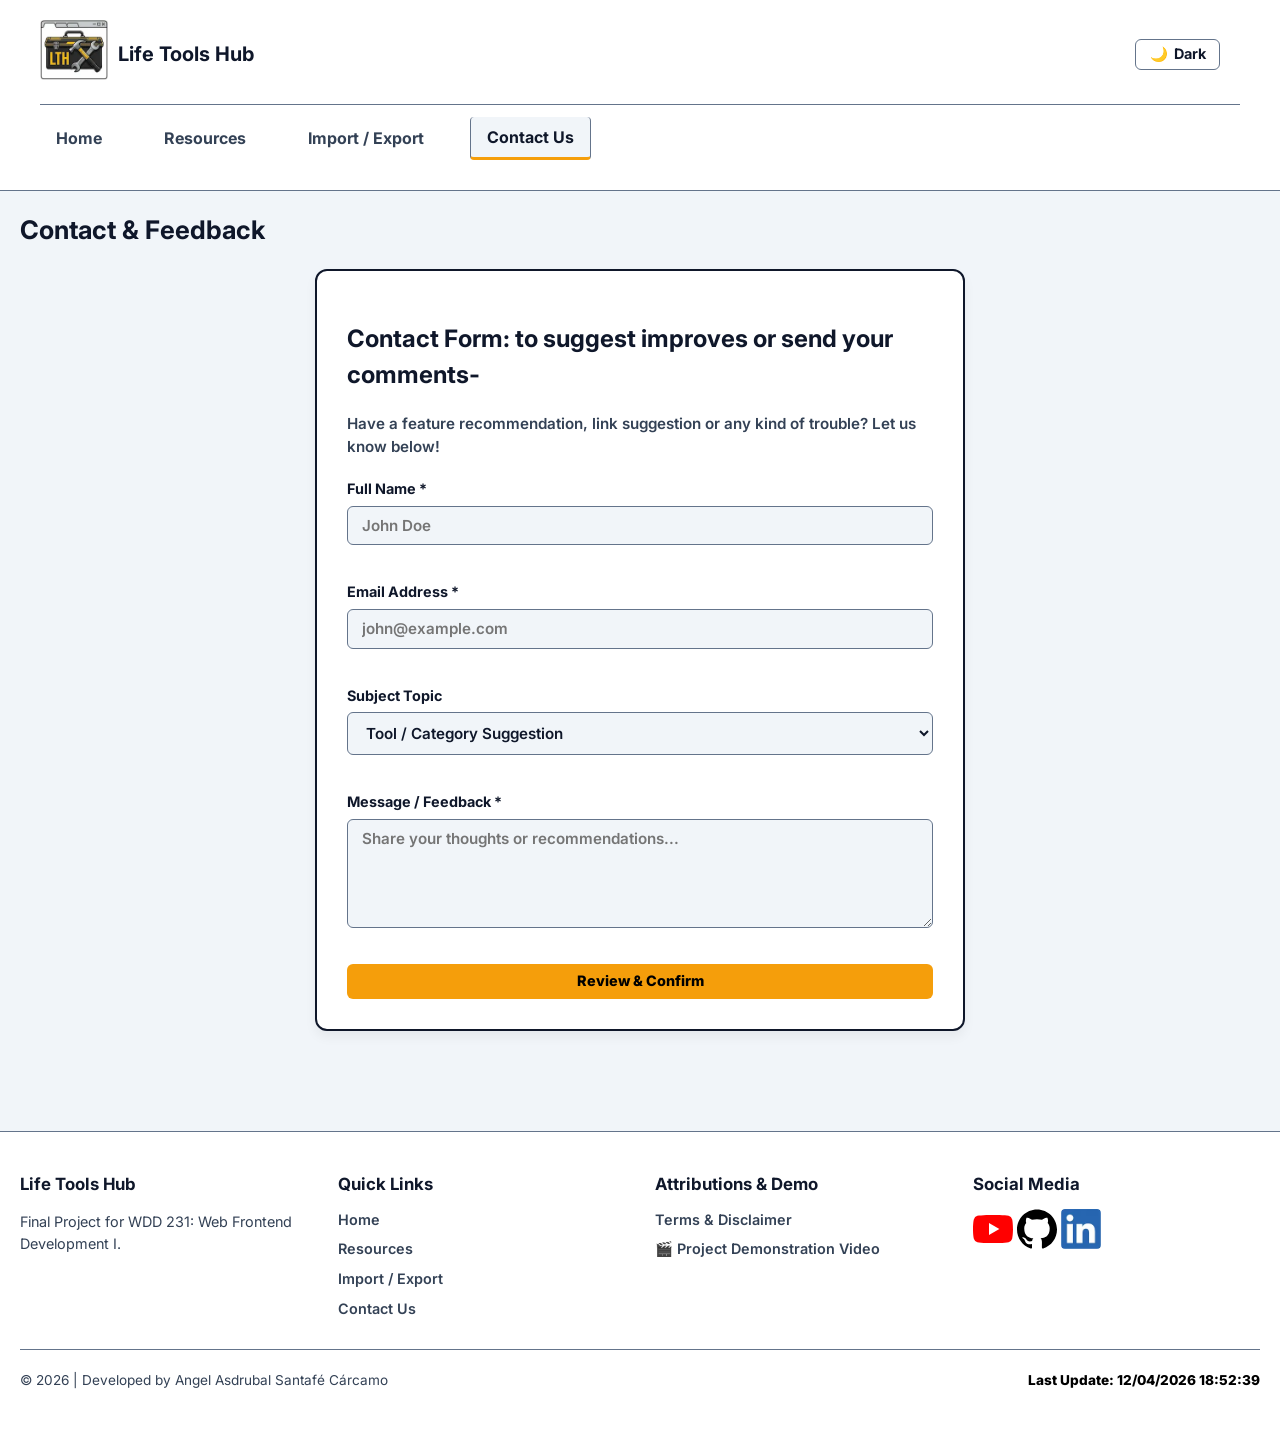
<file: final/contact.html>
<!DOCTYPE html>
<html lang="en-US">

<head>
    <meta charset="UTF-8">
    <meta name="viewport" content="width=device-width, initial-scale=1.0">
    <meta name="description" content="Send suggestions, feedback, or report link issues to the Life Tools Hub development team.">
    <meta name="author" content="Angel Asdrubal Santafé Cárcamo">
    <title>Contact & Feedback | Life Tools Hub</title>

    <meta property="og:type" content="website">
    <meta property="og:title" content="Contact & Feedback | Life Tools Hub">
    <meta property="og:description" content="Send suggestions, feedback, or report link issues to the Life Tools Hub development team.">
    <meta property="og:image" content="https://angelsan20.github.io/wdd231/final/images/logo.webp">
    <meta property="og:url" content="https://angelsan20.github.io/wdd231/final/contact.html">

    <link rel="icon" href="images/favicon.ico" type="image/x-icon">

    <link rel="preconnect" href="https://fonts.googleapis.com">
    <link rel="preconnect" href="https://fonts.gstatic.com" crossorigin>
    <link rel="stylesheet" href="https://fonts.googleapis.com/css2?family=Inter:wght@400;500;600;700&display=swap">

    <link rel="stylesheet" href="styles/normalize.css">
    <link rel="stylesheet" href="styles/small.css">
    <link rel="stylesheet" href="styles/larger.css">

    <script type="module" src="scripts/function.js"></script>
    <script type="module" src="scripts/thanks.js"></script>

</head>

<body>

    <header class="site-header">
        <div class="header-wrapper">
            <a href="index.html" class="logo">
                <span class="logo-icon"><img src="images/logo.webp" alt="Logo of Life Tools Hub" width="68"
                        height="60"></span>
                <span class="logo-text">Life Tools Hub</span>
            </a>

            <div class="header-actions">
                <button id="theme-toggle" class="icon-btn" aria-label="Toggle color theme">
                    <span class="theme-icon">🌙</span>
                </button>
                <button id="hamburger-btn" class="hamburger-btn" aria-label="Toggle navigation menu"
                    aria-expanded="false">
                    <span class="bar"></span>
                    <span class="bar"></span>
                    <span class="bar"></span>
                </button>
            </div>
        </div>

        <nav id="main-nav" class="main-nav">
            <ul class="nav-list">
                <li><a href="index.html" class="nav-link">Home</a></li>
                <li><a href="resources.html" class="nav-link">Resources</a></li>
                <li><a href="import-export.html" class="nav-link">Import / Export</a></li>
                <li><a href="contact.html" class="nav-link active">Contact Us</a></li>
            </ul>
        </nav>
    </header>

    <main class="info-section">
        <h1 class="section-title">Contact & Feedback</h1>

        <section class="contact-form-wrapper">
            <h2>Contact Form: to suggest improves or send your comments-</h2>
        <p class="section-subtitle">Have a feature recommendation, link suggestion or any kind of trouble? Let us know below!</p>

            <form action="thanks.html" method="GET" class="show-data-form">
                <div class="lth-form-section">
                    <label for="fullName">Full Name *</label>
                    <input type="text" id="fullName" name="fullName" required placeholder="John Doe">
                </div>

                <div class="lth-form-section">
                    <label for="email">Email Address *</label>
                    <input type="email" id="email" name="email" required placeholder="john@example.com">
                </div>

                <div class="lth-form-section">
                    <label for="topic">Subject Topic</label>
                    <select id="topic" name="topic">
                        <option value="Tool / Category Suggestion">Tool / Category Suggestion</option>
                        <option value="Report Link Issue or Bug">Report Link Issue or Bug</option>
                        <option value="General Inquiry">General Inquiry</option>
                    </select>
                </div>

                <div class="lth-form-section">
                    <label for="message">Message / Feedback *</label>
                    <textarea id="message" name="message" rows="5" required
                        placeholder="Share your thoughts or recommendations..."></textarea>
                </div>

                <button type="submit" class="lth-button lth-button-model1">Review & Confirm</button>
            </form>
        </section>
    </main>

    <footer>
        <div class="footer-content">
            <div class="footer-section">
                <h3>Life Tools Hub</h3>
                <p>Final Project for WDD 231: Web Frontend Development I.</p>
            </div>
            <div class="footer-section">
                <h3>Quick Links</h3>
                <ul>
                    <li><a href="index.html">Home</a></li>
                    <li><a href="resources.html">Resources</a></li>
                    <li><a href="import-export.html">Import / Export</a></li>
                    <li><a href="contact.html">Contact Us</a></li>
                </ul>
            </div>
            <div class="footer-section">
                <h3>Attributions & Demo</h3>
                <ul>
                    <li><a href="disclaimer.html">Terms & Disclaimer</a></li>
                    <li><a href="https://www.youtube.com/watch?v=w2Snkq-S6OA" target="_blank">🎬 Project Demonstration Video</a></li>
                </ul>
            </div>
            <div class="footer-section">
                <h3>Social Media</h3>
                <a href="https://www.youtube.com/@angelsantafe2192" target="_blank" aria-label="YouTube"
                    rel="noopener noreferrer"><img src="images/youtube-icon.svg" alt="YouTube" width="40"
                        height="40"></a>
                <a href="https://github.com/angelsan20/" target="_blank" aria-label="Twitter"
                    rel="noopener noreferrer"><img src="images/github-icon.svg" alt="Github" width="40" height="40"></a>
                <a href="https://www.linkedin.com/in/angel-santafe-27b746205/" target="_blank" aria-label="LinkedIn"
                    rel="noopener noreferrer"><img src="images/linkedin-icon.webp" alt="LinkedIn" width="40"
                        height="40"></a>
            </div>
        </div>
        <div class="footer-bottom-info">
            <p>&copy; <span id="current-year"></span> | Developed by Angel Asdrubal Santafé Cárcamo</p>
            <p><span id="last-modified"></span></p>
        </div>
    </footer>

</body>

</html>
</file>
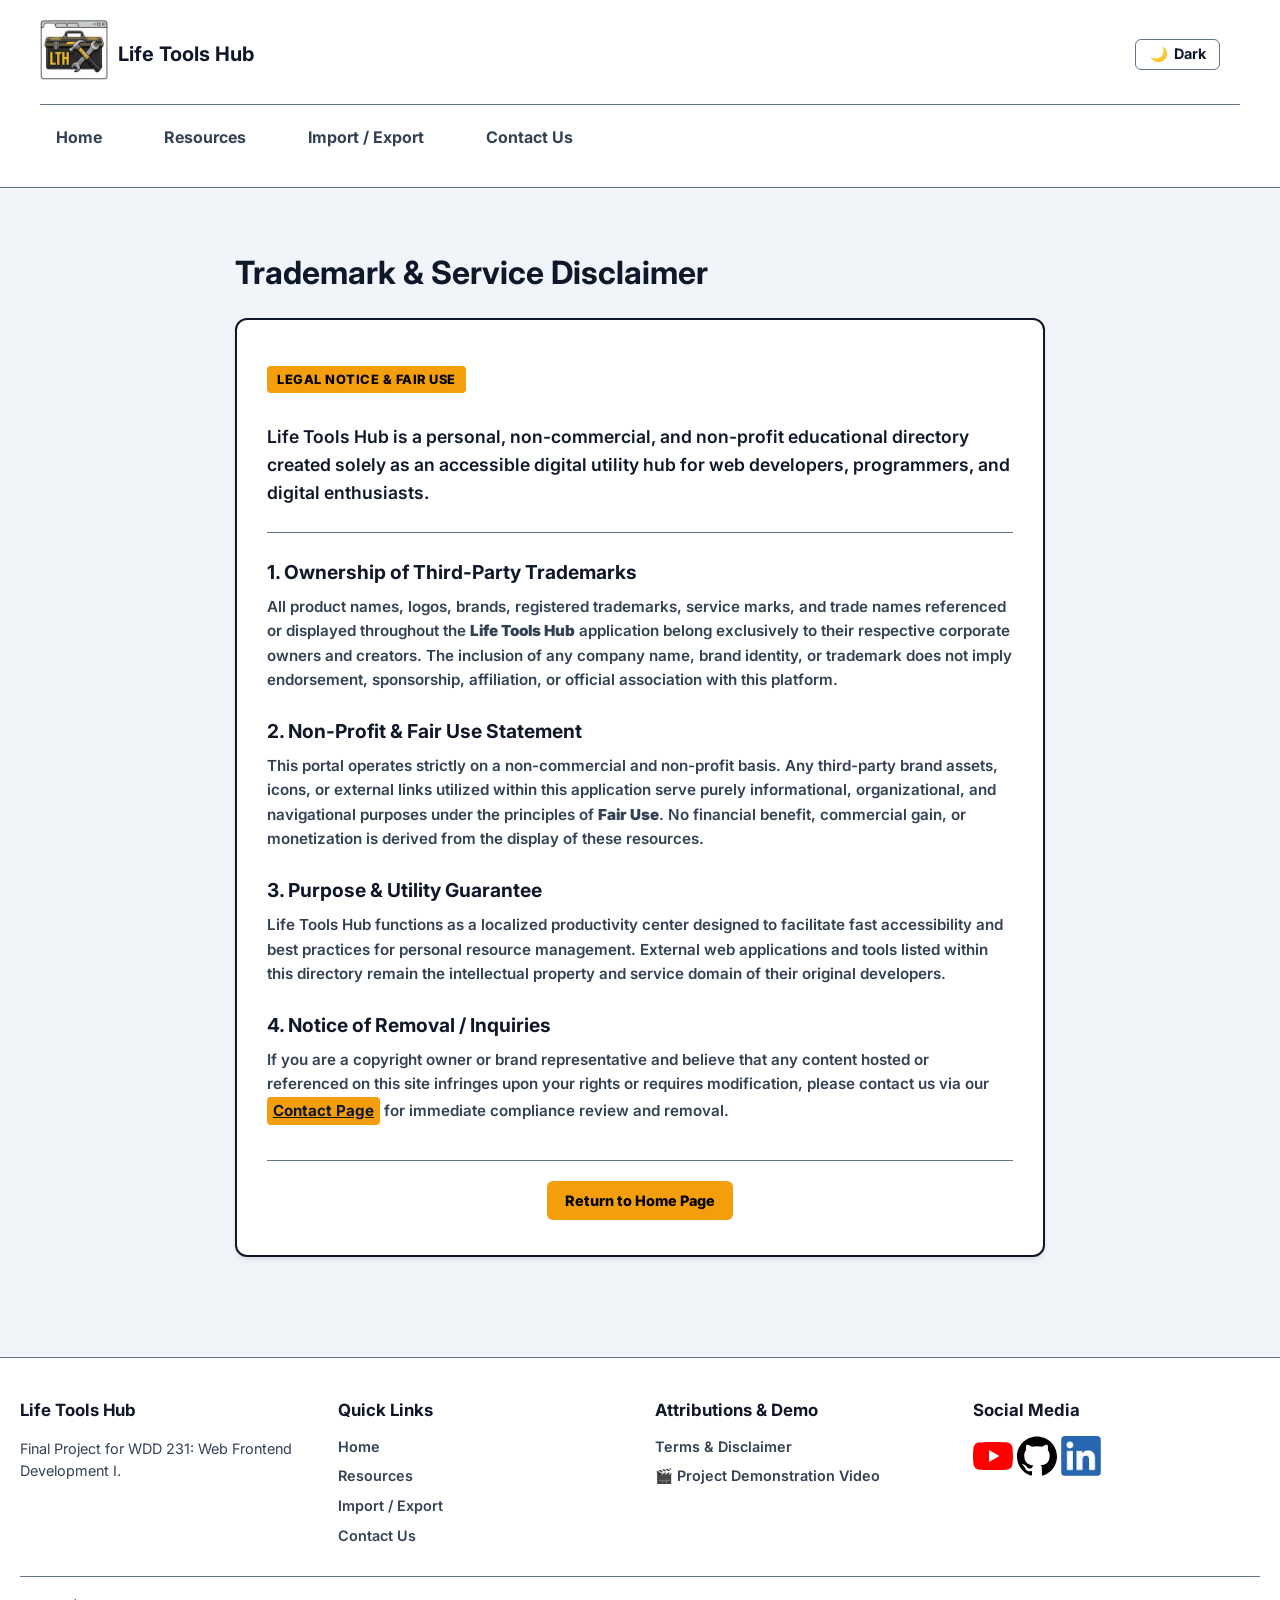
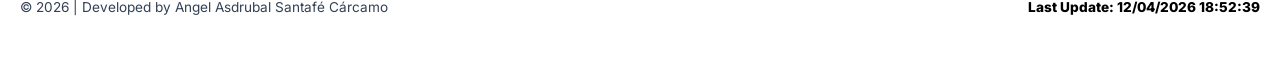
<file: final/disclaimer.html>
<!DOCTYPE html>
<html lang="en-US">
<head>
    <meta charset="UTF-8">
    <meta name="viewport" content="width=device-width, initial-scale=1.0">
    <meta name="description" content="Read the terms, conditions, and legal disclaimer for LTH. Understand our content usage policies, third-party link disclaimers, and user responsibilities.">
    <meta name="author" content="Angel Asdrubal Santafé Cárcamo">
    <title>Trademark & Legal Disclaimer | Life Tools Hub</title>

    <meta property="og:type" content="website">
    <meta property="og:title" content="Trademark & Legal Disclaimer | Life Tools Hub">
    <meta property="og:description" content="Read the terms, conditions, and legal disclaimer for LTH. Understand our content usage policies and third-party link disclaimers.">
    <meta property="og:image" content="https://angelsan20.github.io/wdd231/final/images/logo.webp">
    <meta property="og:url" content="https://angelsan20.github.io/wdd231/final/disclaimer.html">
    
    <link rel="icon" href="images/favicon.ico" type="image/x-icon">
    
    <link rel="preconnect" href="https://fonts.googleapis.com">
    <link rel="preconnect" href="https://fonts.gstatic.com" crossorigin>
    <link rel="stylesheet" href="https://fonts.googleapis.com/css2?family=Inter:wght@400;500;600;700&display=swap">
    
    <link rel="stylesheet" href="styles/normalize.css">
    <link rel="stylesheet" href="styles/small.css">
    <link rel="stylesheet" href="styles/larger.css">
    
    <script type="module" src="scripts/function.js"></script>
    
</head>
<body>

    <header class="site-header">
        <div class="header-wrapper">
            <a href="index.html" class="logo">
                <span class="logo-icon"><img src="images/logo.webp" alt="Logo of Life Tools Hub" width="68" height="60"></span>
                <span class="logo-text">Life Tools Hub</span>
            </a>

            <div class="header-actions">
                <button id="theme-toggle" class="icon-btn" aria-label="Toggle color theme">
                    <span class="theme-icon">🌙</span>
                </button>
                <button id="hamburger-btn" class="hamburger-btn" aria-label="Toggle navigation menu" aria-expanded="false">
                    <span class="bar"></span>
                    <span class="bar"></span>
                    <span class="bar"></span>
                </button>
            </div>
        </div>

        <nav id="main-nav" class="main-nav">
            <ul class="nav-list">
                <li><a href="index.html" class="nav-link">Home</a></li>
                <li><a href="resources.html" class="nav-link">Resources</a></li>
                <li><a href="import-export.html" class="nav-link">Import / Export</a></li>
                <li><a href="contact.html" class="nav-link">Contact Us</a></li>
            </ul>
        </nav>
    </header>

    <main class="disclaimer-page-wrapper">
        <h1>Trademark & Service Disclaimer</h1>
        <section class="lth-legal-box">
            <h2 class="disclaimer-header-badge">LEGAL NOTICE & FAIR USE</h2>
            <p class="disclaimer-lead">
                Life Tools Hub is a personal, non-commercial, and non-profit educational directory created solely as an accessible digital utility hub for web developers, programmers, and digital enthusiasts.
            </p>

            <hr class="disclaimer-divider">

            <div class="disclaimer-body">
                <article class="disclaimer-section">
                    <h2>1. Ownership of Third-Party Trademarks</h2>
                    <p>
                        All product names, logos, brands, registered trademarks, service marks, and trade names referenced or displayed throughout the <strong>Life Tools Hub</strong> application belong exclusively to their respective corporate owners and creators. The inclusion of any company name, brand identity, or trademark does not imply endorsement, sponsorship, affiliation, or official association with this platform.
                    </p>
                </article>

                <article class="disclaimer-section">
                    <h2>2. Non-Profit & Fair Use Statement</h2>
                    <p>
                        This portal operates strictly on a non-commercial and non-profit basis. Any third-party brand assets, icons, or external links utilized within this application serve purely informational, organizational, and navigational purposes under the principles of <strong>Fair Use</strong>. No financial benefit, commercial gain, or monetization is derived from the display of these resources.
                    </p>
                </article>

                <article class="disclaimer-section">
                    <h2>3. Purpose & Utility Guarantee</h2>
                    <p>
                        Life Tools Hub functions as a localized productivity center designed to facilitate fast accessibility and best practices for personal resource management. External web applications and tools listed within this directory remain the intellectual property and service domain of their original developers.
                    </p>
                </article>

                <article class="disclaimer-section">
                    <h2>4. Notice of Removal / Inquiries</h2>
                    <p>
                        If you are a copyright owner or brand representative and believe that any content hosted or referenced on this site infringes upon your rights or requires modification, please contact us via our <a href="contact.html" class="disclaimer-link">Contact Page</a> for immediate compliance review and removal.
                    </p>
                </article>
            </div>

            <div class="disclaimer-footer-action">
                <a href="index.html" class="lth-button lth-button-model1">Return to Home Page</a>
            </div>
        </section>
    </main>

    <footer>
        <div class="footer-content">
            <div class="footer-section">
                <h3>Life Tools Hub</h3>
                <p>Final Project for WDD 231: Web Frontend Development I.</p>
            </div>
            <div class="footer-section">
                <h3>Quick Links</h3>
                <ul>
                    <li><a href="index.html">Home</a></li>
                    <li><a href="resources.html">Resources</a></li>
                    <li><a href="import-export.html">Import / Export</a></li>
                    <li><a href="contact.html">Contact Us</a></li>
                </ul>
            </div>
            <div class="footer-section">
                <h3>Attributions & Demo</h3>
                <ul>
                    <li><a href="disclaimer.html">Terms & Disclaimer</a></li>
                    <li><a href="https://www.youtube.com/watch?v=w2Snkq-S6OA" target="_blank">🎬 Project Demonstration Video</a></li>
                </ul>
            </div>
            <div class="footer-section">
                <h3>Social Media</h3>    
                <a href="https://www.youtube.com/@angelsantafe2192" target="_blank" aria-label="YouTube" rel="noopener noreferrer"><img src="images/youtube-icon.svg" alt="YouTube" width="40" height="40"></a>
                <a href="https://github.com/angelsan20/" target="_blank" aria-label="Twitter" rel="noopener noreferrer"><img src="images/github-icon.svg" alt="Github" width="40" height="40"></a>
                <a href="https://www.linkedin.com/in/angel-santafe-27b746205/" target="_blank" aria-label="LinkedIn" rel="noopener noreferrer"><img src="images/linkedin-icon.webp" alt="LinkedIn" width="40" height="40"></a>
            </div>
        </div>
        <div class="footer-bottom-info">
            <p>&copy; <span id="current-year"></span> | Developed by Angel Asdrubal Santafé Cárcamo</p>
            <p><span id="last-modified"></span></p>
        </div>
    </footer>
</body>
</html>
</file>
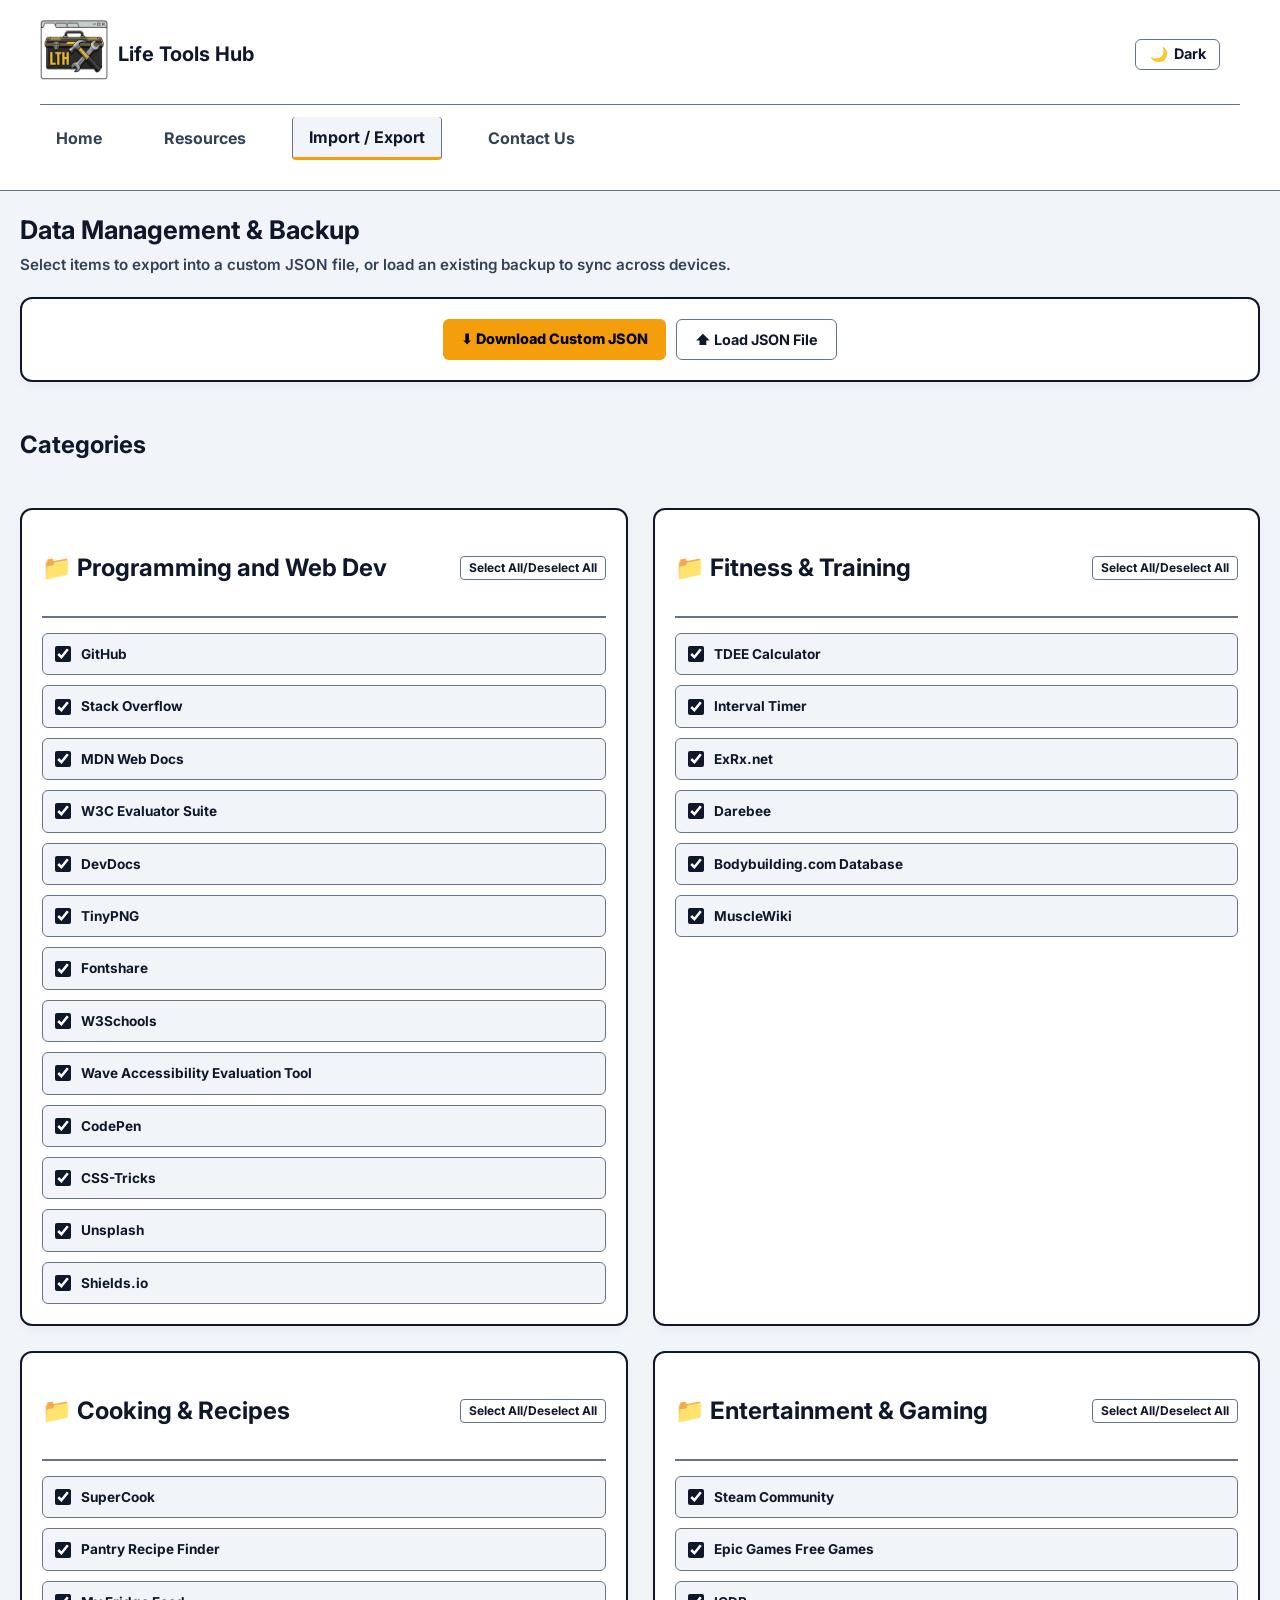
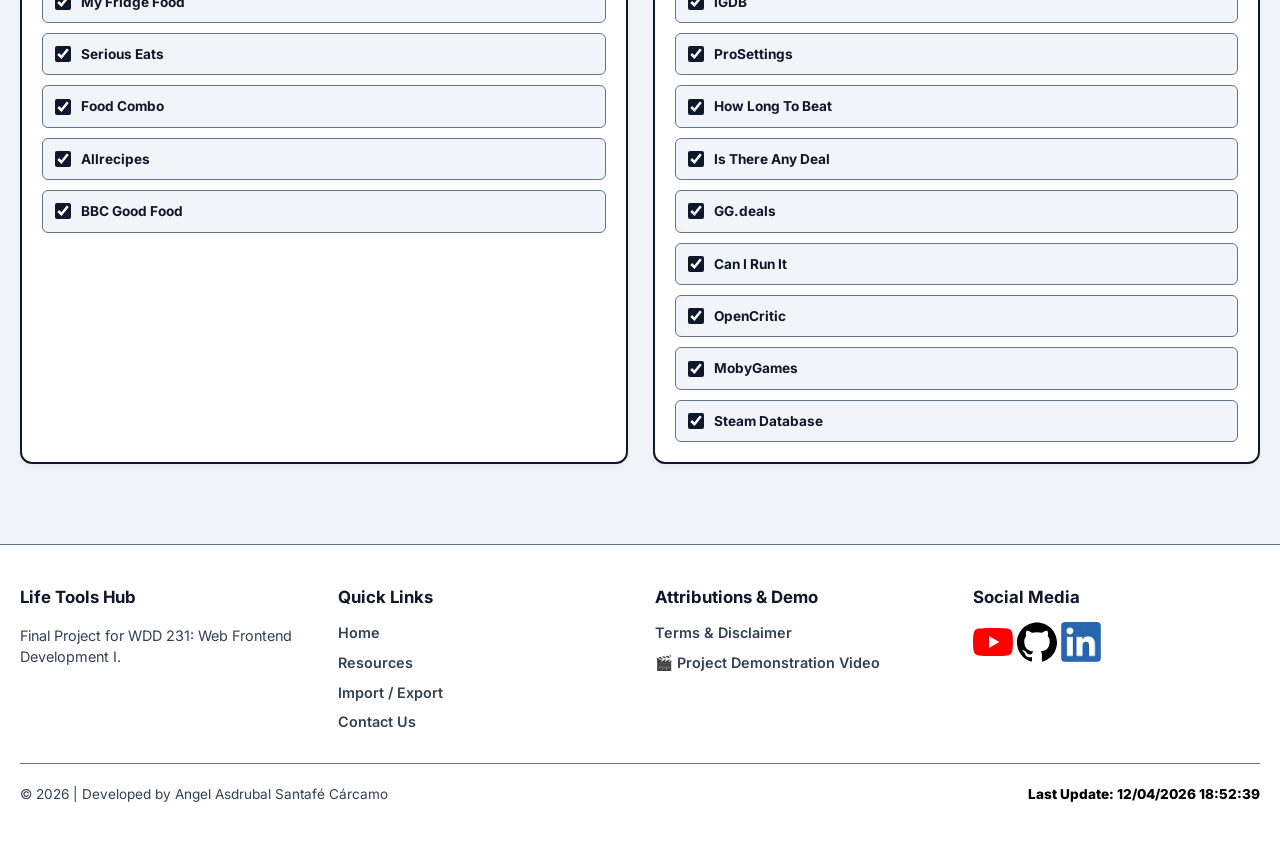
<file: final/import-export.html>
<!DOCTYPE html>
<html lang="en-US">
<head>
    <meta charset="UTF-8">
    <meta name="viewport" content="width=device-width, initial-scale=1.0">
    <meta name="description" content="Backup, export, or import custom JSON tool lists securely in Life Tools Hub.">
    <meta name="author" content="Angel Asdrubal Santafé Cárcamo">
    <title>Import & Export Data | Life Tools Hub</title>

    <meta property="og:type" content="website">
    <meta property="og:title" content="Import & Export Data | Life Tools Hub">
    <meta property="og:description" content="Backup, export, or import custom JSON tool lists securely in Life Tools Hub.">
    <meta property="og:image" content="https://angelsan20.github.io/wdd231/final/images/logo.webp">
    <meta property="og:url" content="https://angelsan20.github.io/wdd231/final/import-export.html">
    
    <link rel="icon" href="images/favicon.ico" type="image/x-icon">
    
    <link rel="preconnect" href="https://fonts.googleapis.com">
    <link rel="preconnect" href="https://fonts.gstatic.com" crossorigin>
    <link rel="stylesheet" href="https://fonts.googleapis.com/css2?family=Inter:wght@400;500;600;700&display=swap">
    
    <link rel="stylesheet" href="styles/normalize.css">
    <link rel="stylesheet" href="styles/small.css">
    <link rel="stylesheet" href="styles/larger.css">
    
    <script type="module" src="scripts/function.js"></script>
    <script type="module" src="scripts/import-export.js"></script>
</head>
<body>

    <header class="site-header">
        <div class="header-wrapper">
            <a href="index.html" class="logo">
                <span class="logo-icon"><img src="images/logo.webp" alt="Logo of Life Tools Hub" width="68" height="60"></span>
                <span class="logo-text">Life Tools Hub</span>
            </a>

            <div class="header-actions">
                <button id="theme-toggle" class="icon-btn" aria-label="Toggle color theme">
                    <span class="theme-icon">🌙</span>
                </button>
                <button id="hamburger-btn" class="hamburger-btn" aria-label="Toggle navigation menu" aria-expanded="false">
                    <span class="bar"></span>
                    <span class="bar"></span>
                    <span class="bar"></span>
                </button>
            </div>
        </div>

        <nav id="main-nav" class="main-nav">
            <ul class="nav-list">
                <li><a href="index.html" class="nav-link">Home</a></li>
                <li><a href="resources.html" class="nav-link">Resources</a></li>
                <li><a href="import-export.html" class="nav-link active">Import / Export</a></li>
                <li><a href="contact.html" class="nav-link">Contact Us</a></li>
            </ul>
        </nav>
    </header>

    <main class="info-section">
        <h1 class="section-title">Data Management & Backup</h1>
        <p class="section-subtitle">Select items to export into a custom JSON file, or load an existing backup to sync across devices.</p>

        <section class="export-controls">
            <div class="select-all-bar">
                <div class="backup-actions">
                    <button id="export-json-btn" class="lth-button lth-button-model1">⬇️ Download Custom JSON</button>
                    <label for="import-file-input" class="lth-button lth-button-model2">⬆️ Load JSON File</label>
                    <input type="file" id="import-file-input" accept=".json" >
                </div>
            </div>
            <h2>Categories</h2>

            <div id="export-checklist-container" class="checklist-grid">
                <!-- Dynamic Checkboxes Content Loading Here -->
            </div>
        </section>
    </main>

    <footer>
        <div class="footer-content">
            <div class="footer-section">
                <h3>Life Tools Hub</h3>
                <p>Final Project for WDD 231: Web Frontend Development I.</p>
            </div>
            <div class="footer-section">
                <h3>Quick Links</h3>
                <ul>
                    <li><a href="index.html">Home</a></li>
                    <li><a href="resources.html">Resources</a></li>
                    <li><a href="import-export.html">Import / Export</a></li>
                    <li><a href="contact.html">Contact Us</a></li>
                </ul>
            </div>
            <div class="footer-section">
                <h3>Attributions & Demo</h3>
                <ul>
                    <li><a href="disclaimer.html">Terms & Disclaimer</a></li>
                    <li><a href="https://www.youtube.com/watch?v=w2Snkq-S6OA" target="_blank">🎬 Project Demonstration Video</a></li>
                </ul>
            </div>
            <div class="footer-section">
                <h3>Social Media</h3>    
                <a href="https://www.youtube.com/@angelsantafe2192" target="_blank" aria-label="YouTube" rel="noopener noreferrer"><img src="images/youtube-icon.svg" alt="YouTube" width="40" height="40"></a>
                <a href="https://github.com/angelsan20/" target="_blank" aria-label="Twitter" rel="noopener noreferrer"><img src="images/github-icon.svg" alt="Github" width="40" height="40"></a>
                <a href="https://www.linkedin.com/in/angel-santafe-27b746205/" target="_blank" aria-label="LinkedIn" rel="noopener noreferrer"><img src="images/linkedin-icon.webp" alt="LinkedIn" width="40" height="40"></a>
            </div>
        </div>
        <div class="footer-bottom-info">
            <p>&copy; <span id="current-year"></span> | Developed by Angel Asdrubal Santafé Cárcamo</p>
            <p><span id="last-modified"></span></p>
        </div>
    </footer>

</body>
</html>
</file>
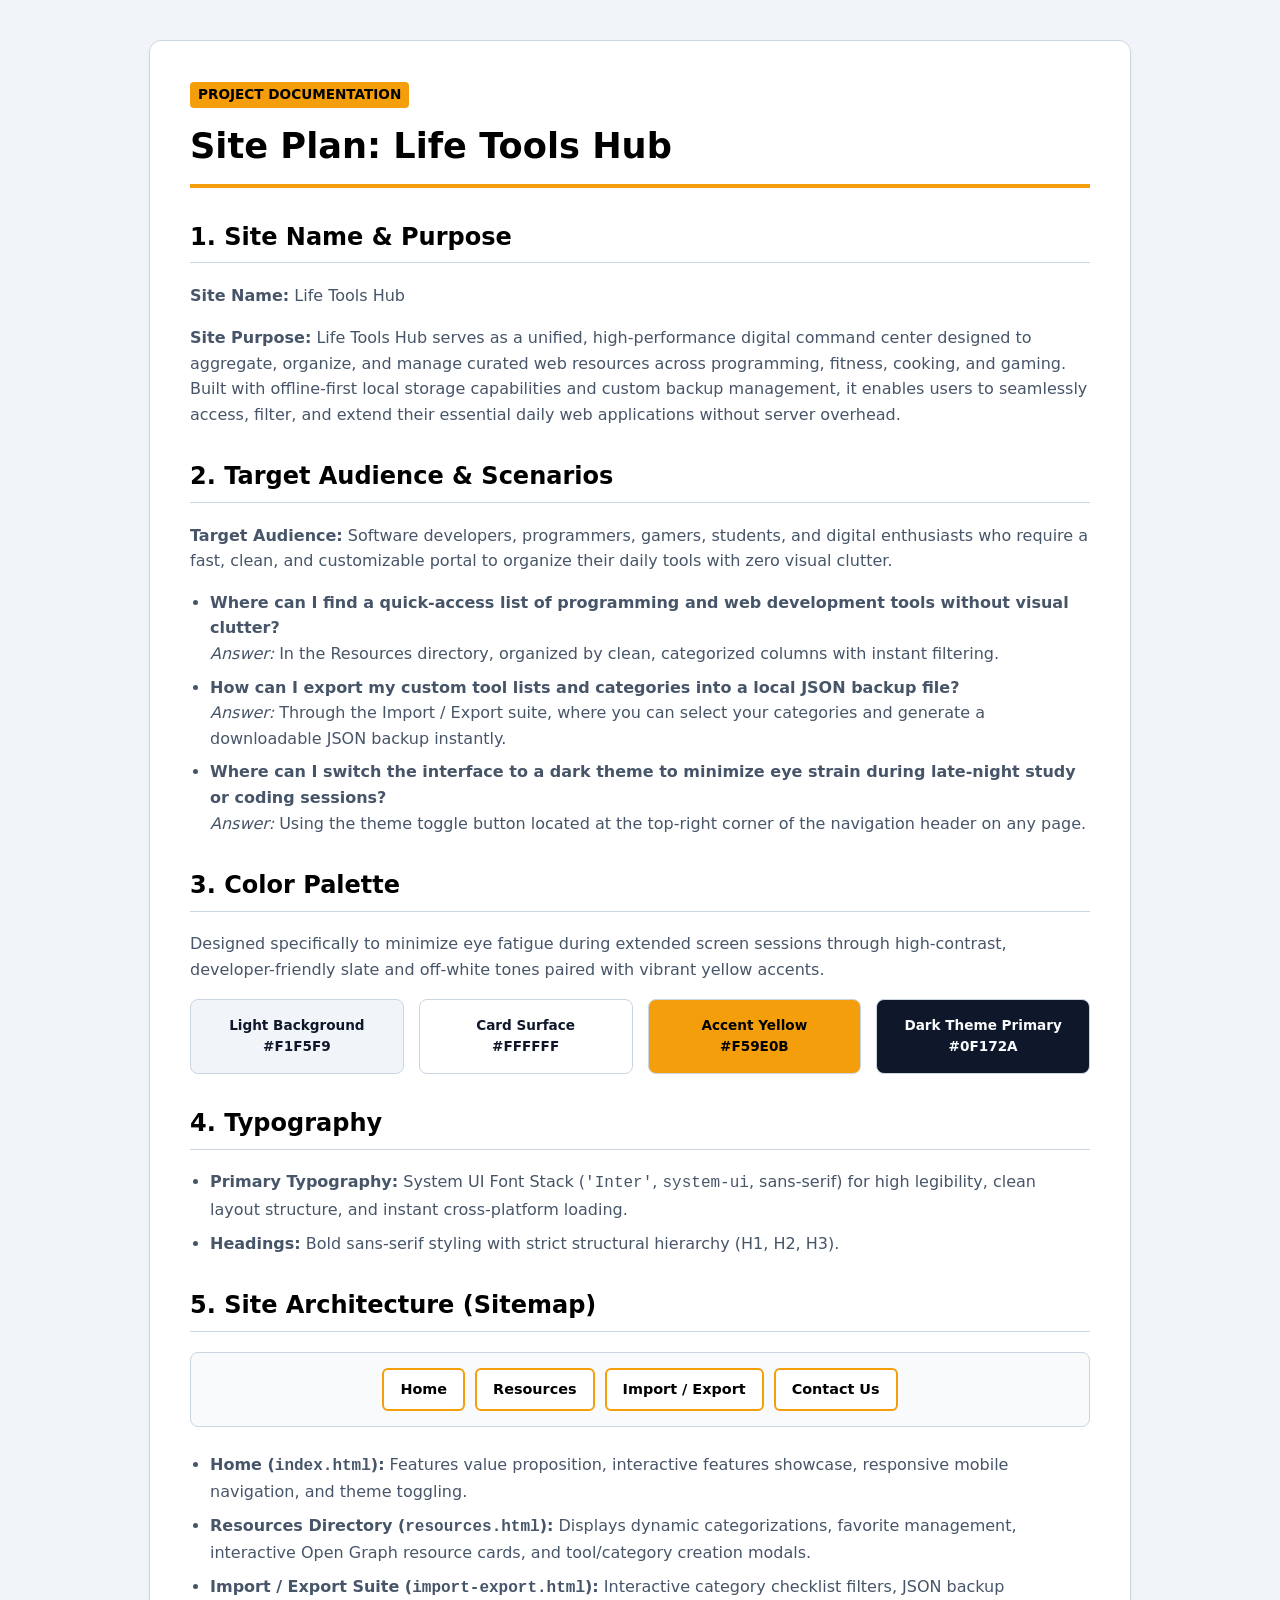
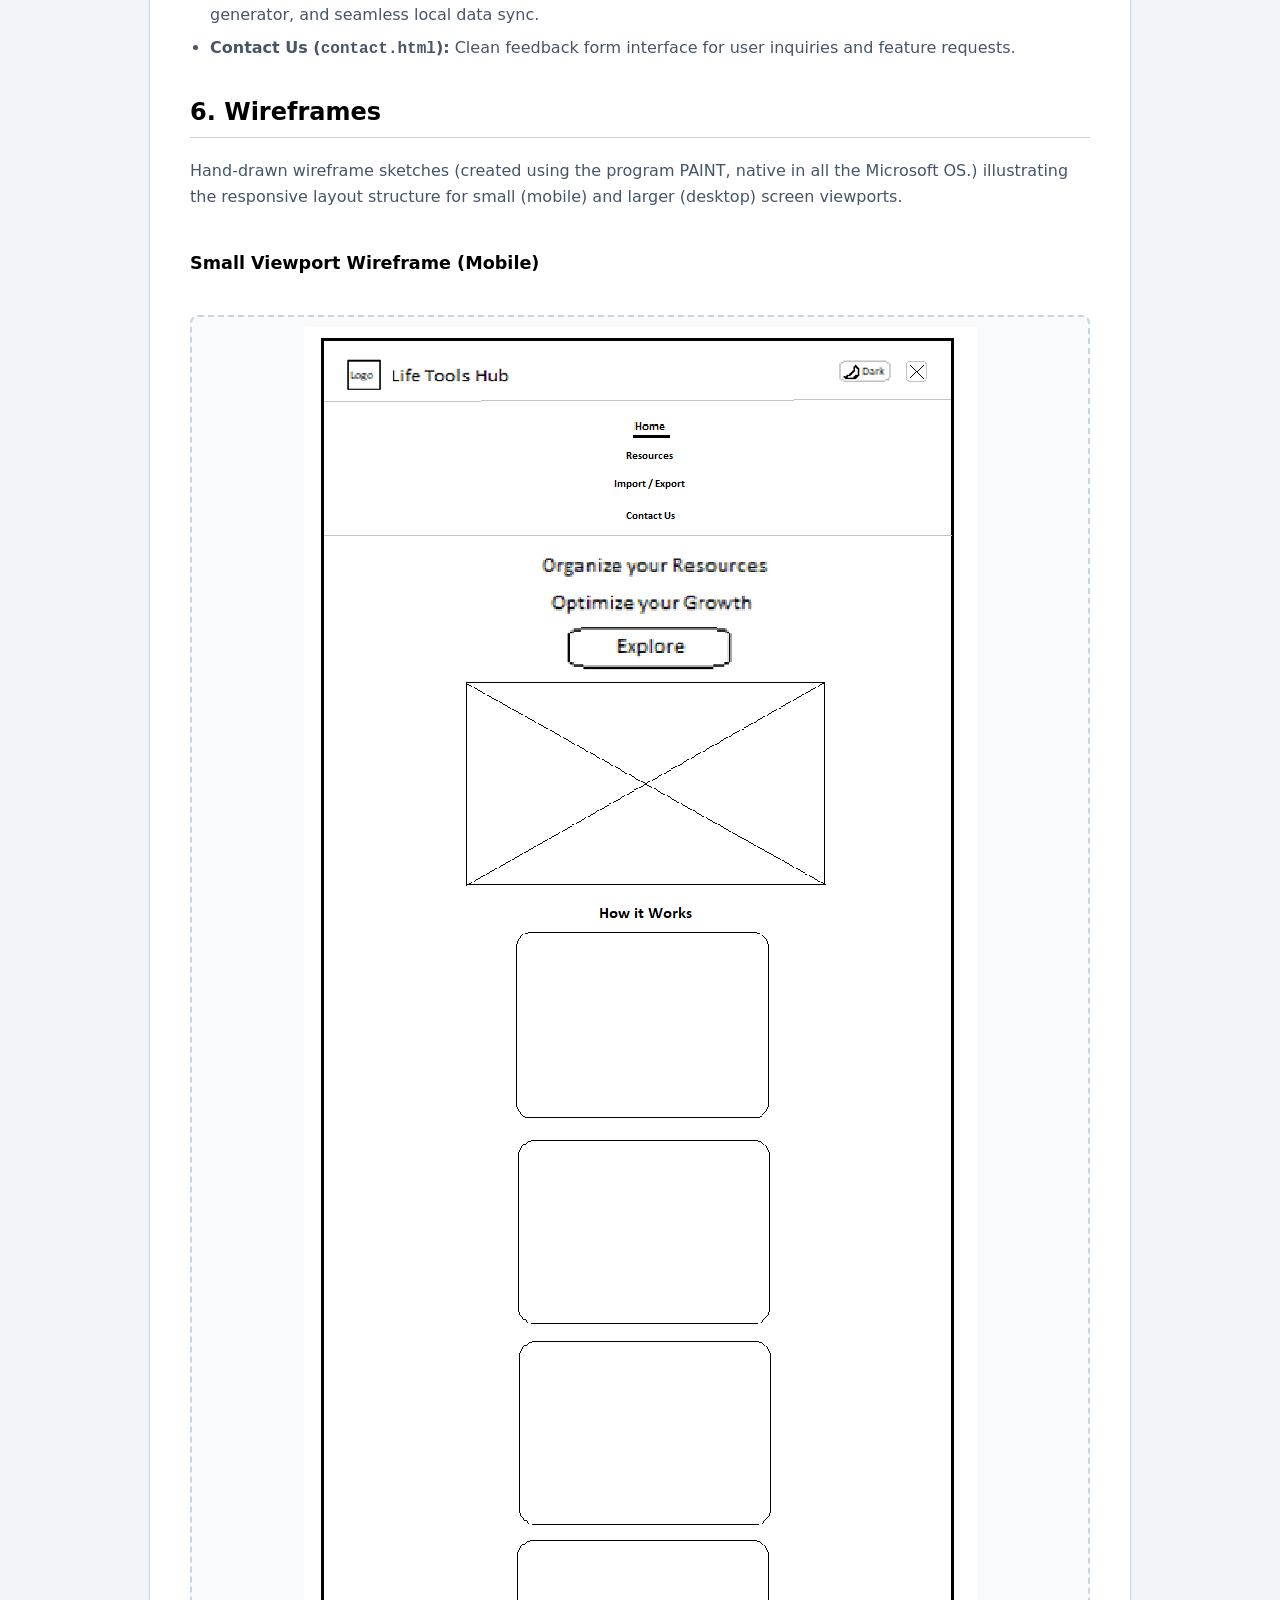
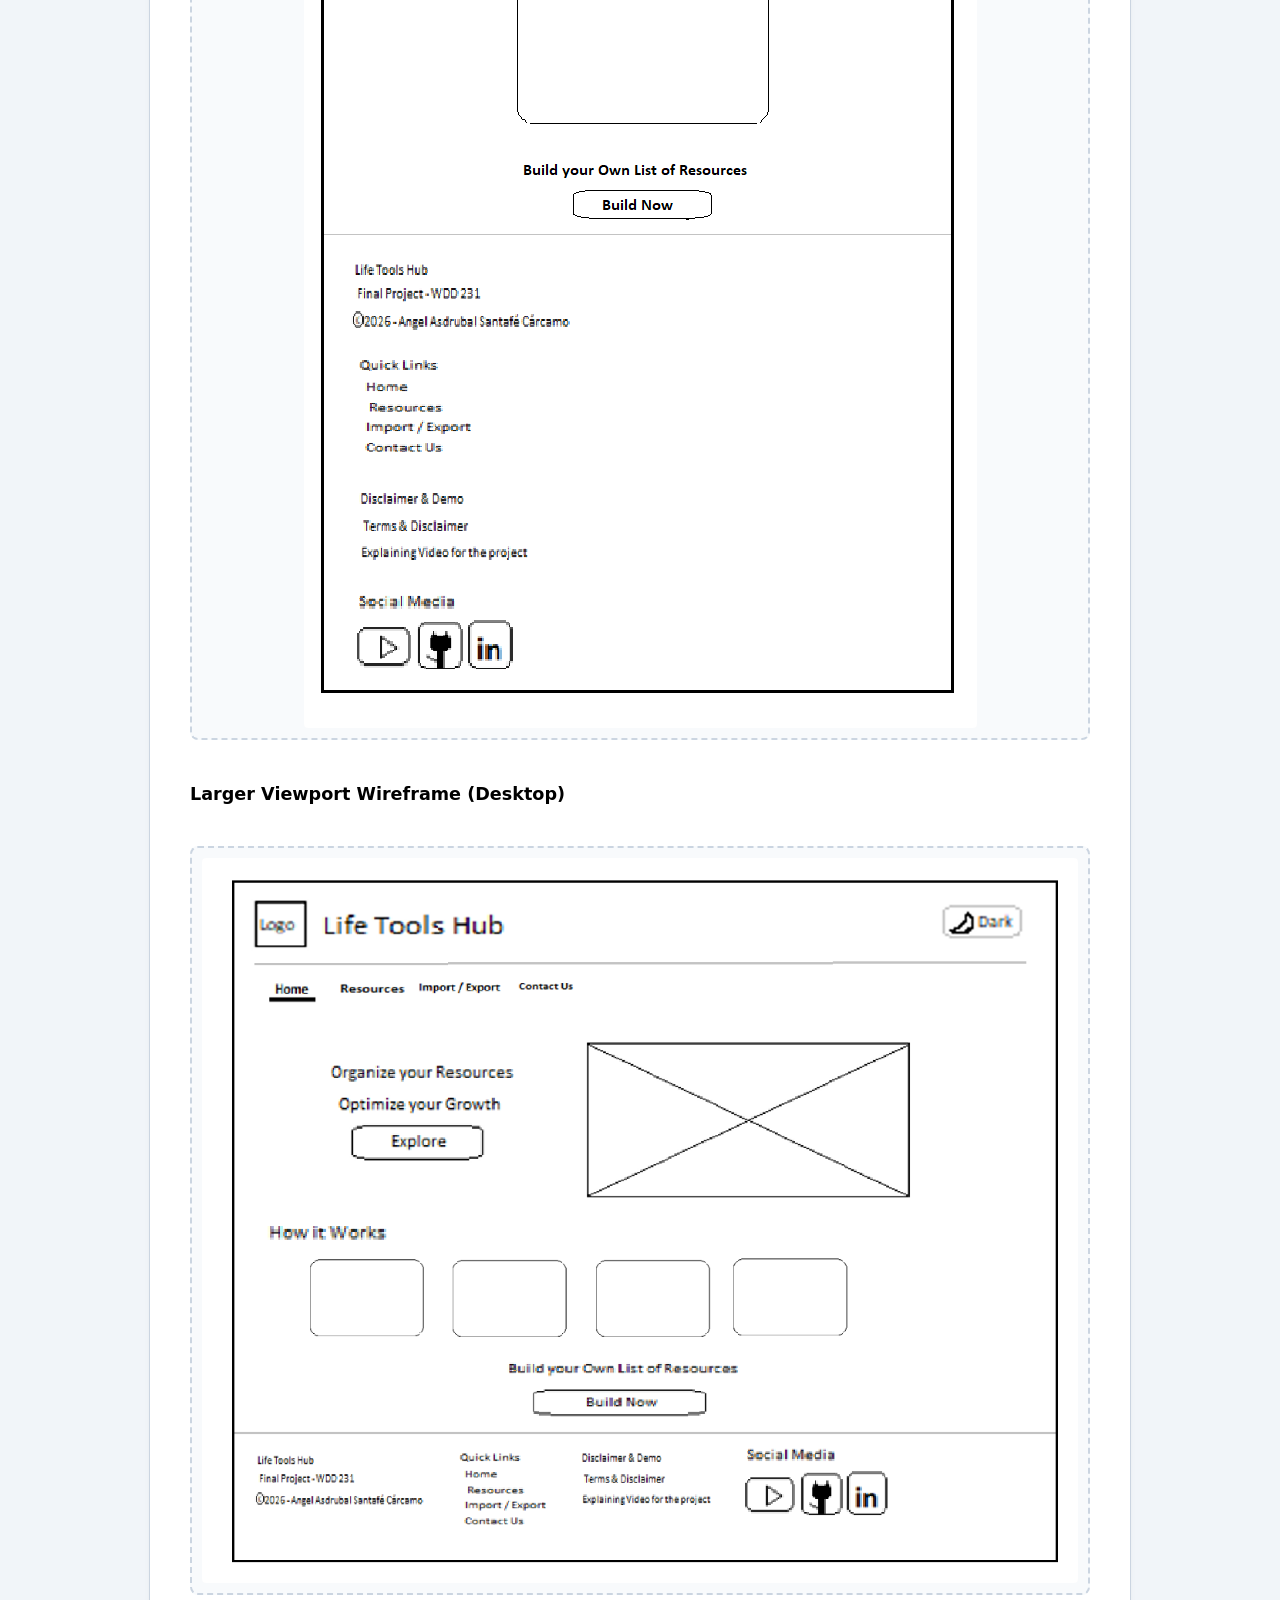
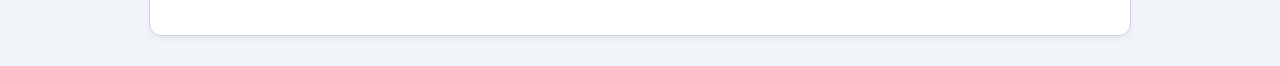
<file: final/site-plan.html>
<!DOCTYPE html>
<html lang="en-US">
<head>
    <meta charset="UTF-8">
    <meta name="viewport" content="width=device-width, initial-scale=1.0">
    <title>Site Plan | Life Tools Hub</title>

    <link rel="icon" href="images/logo_LTH.ico" type="image/x-icon">

    <link rel="stylesheet" href="styles/site-plan.css">
</head>

<body>
    
    <div class="container">
        
        <span class="highlight-badge">PROJECT DOCUMENTATION</span>
        
        <h1>Site Plan: Life Tools Hub</h1>
        
        <h2>1. Site Name & Purpose</h2>
        
        <p><strong>Site Name:</strong> Life Tools Hub</p>
        
        <p><strong>Site Purpose:</strong> Life Tools Hub serves as a unified, high-performance digital command center
            designed to aggregate, organize, and manage curated web resources across programming, fitness, cooking, and
            gaming. Built with offline-first local storage capabilities and custom backup management, it enables users
            to seamlessly access, filter, and extend their essential daily web applications without server overhead.</p>

        <h2>2. Target Audience & Scenarios</h2>
        
        <p><strong>Target Audience:</strong> Software developers, programmers, gamers, students, and digital enthusiasts
            who require a fast, clean, and customizable portal to organize their daily tools with zero visual clutter.
        </p>

        <ul>
            <li>
                <strong>Where can I find a quick-access list of programming and web development tools without visual clutter?</strong><br>
                <em>Answer:</em> In the Resources directory, organized by clean, categorized columns with instant filtering.
            </li>
            <li>
                <strong>How can I export my custom tool lists and categories into a local JSON backup file?</strong><br>
                <em>Answer:</em> Through the Import / Export suite, where you can select your categories and generate a downloadable JSON backup instantly.
            </li>
            <li>
                <strong>Where can I switch the interface to a dark theme to minimize eye strain during late-night study or coding sessions?</strong><br>
                <em>Answer:</em> Using the theme toggle button located at the top-right corner of the navigation header on any page.
            </li>
        </ul>

        <h2>3. Color Palette</h2>
        
        <p>Designed specifically to minimize eye fatigue during extended screen sessions through high-contrast,
            developer-friendly slate and off-white tones paired with vibrant yellow accents.</p>

        <div class="color-palette">
            <div class="color-swatch swatch-primary">Light Background<br>#F1F5F9</div>
            <div class="color-swatch swatch-card">Card Surface<br>#FFFFFF</div>
            <div class="color-swatch swatch-accent">Accent Yellow<br>#F59E0B</div>
            <div class="color-swatch swatch-dark">Dark Theme Primary<br>#0F172A</div>
        </div>

        <h2>4. Typography</h2>
        <ul>
            <li><strong>Primary Typography:</strong> System UI Font Stack (<code>'Inter'</code>, <code>system-ui</code>,
                sans-serif) for high legibility, clean layout structure, and instant cross-platform loading.</li>
            <li><strong>Headings:</strong> Bold sans-serif styling with strict structural hierarchy (H1, H2, H3).</li>
        </ul>

        <h2>5. Site Architecture (Sitemap)</h2>

        <nav class="sitemap-nav-bar">
            <a href="index.html" class="sitemap-btn">Home</a>
            <a href="resources.html" class="sitemap-btn">Resources</a>
            <a href="import-export.html" class="sitemap-btn">Import / Export</a>
            <a href="contact.html" class="sitemap-btn">Contact Us</a>
        </nav>

        <ul>
            <li><strong>Home (<code>index.html</code>):</strong> Features value proposition, interactive features
                showcase, responsive mobile navigation, and theme toggling.</li>
            <li><strong>Resources Directory (<code>resources.html</code>):</strong> Displays dynamic categorizations,
                favorite management, interactive Open Graph resource cards, and tool/category creation modals.</li>
            <li><strong>Import / Export Suite (<code>import-export.html</code>):</strong> Interactive category checklist
                filters, JSON backup generator, and seamless local data sync.</li>
            <li><strong>Contact Us (<code>contact.html</code>):</strong> Clean feedback form interface for user
                inquiries and feature requests.</li>
        </ul>

        <h2>6. Wireframes</h2>
        
        <p>Hand-drawn wireframe sketches (created using the program PAINT, native in all the Microsoft OS.) 
            illustrating the responsive layout structure for small (mobile) and larger (desktop) screen viewports.</p>

        <div class="wireframe-container">
            
            <h3>Small Viewport Wireframe (Mobile)</h3>
            
            <div class="wireframe-placeholder">
                <img src="images/small_views_wireframe.png" alt="Hand-drawn Small Viewport Wireframe"
                    class="wireframe-img">
            </div>

            <h3>Larger Viewport Wireframe (Desktop)</h3>
            
            <div class="wireframe-placeholder">
                <img src="images/larger_views_wireframe.png" alt="Hand-drawn Larger Viewport Wireframe"
                    class="wireframe-img">
            </div>
        
        </div>
    
    </div>

</body>

</html>
</file>
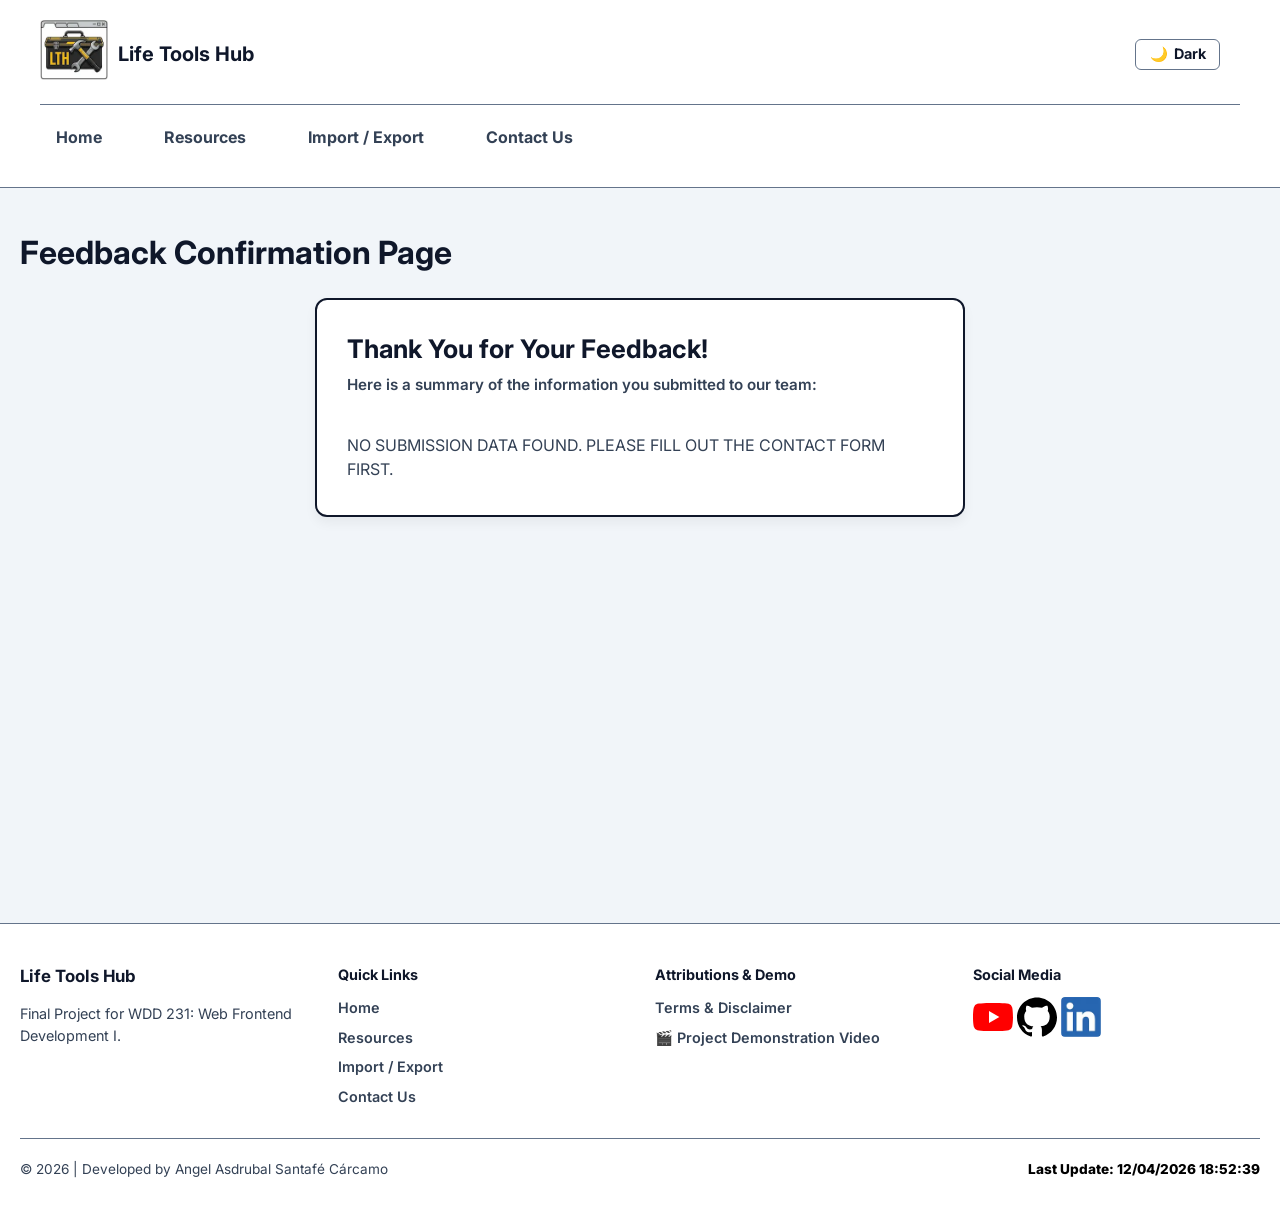
<file: final/thanks.html>
<!DOCTYPE html>
<html lang="en-US">
<head>
    <meta charset="UTF-8">
    <meta name="viewport" content="width=device-width, initial-scale=1.0">
    <meta name="description" content="Thank you for your feedback submission to Life Tools Hub.">
    <meta name="author" content="Angel Asdrubal Santafé Cárcamo">
    <title>Feedback Received | Life Tools Hub</title>

    <meta property="og:type" content="website">
    <meta property="og:title" content="Feedback Received | Life Tools Hub">
    <meta property="og:description" content="Thank you for your feedback submission to the Life Tools Hub team.">
    <meta property="og:image" content="https://angelsan20.github.io/wdd231/final/images/logo.webp">
    <meta property="og:url" content="https://angelsan20.github.io/wdd231/final/thanks.html">
    
    <link rel="icon" href="images/favicon.ico" type="image/x-icon">
    
    <link rel="preconnect" href="https://fonts.googleapis.com">
    <link rel="preconnect" href="https://fonts.gstatic.com" crossorigin>
    <link rel="stylesheet" href="https://fonts.googleapis.com/css2?family=Inter:wght@400;500;600;700&display=swap">

    
    <link rel="stylesheet" href="styles/normalize.css">
    <link rel="stylesheet" href="styles/small.css">
    <link rel="stylesheet" href="styles/larger.css">
    
    <script type="module" src="scripts/function.js"></script>
    <script type="module" src="scripts/thanks.js"></script>
</head>
<body>

    <header class="site-header">
        <div class="header-wrapper">
            <a href="index.html" class="logo">
                <span class="logo-icon"><img src="images/logo.webp" alt="Logo of Life Tools Hub" width="68" height="60"></span>
                <span class="logo-text">Life Tools Hub</span>
            </a>

            <div class="header-actions">
                <button id="theme-toggle" class="icon-btn" aria-label="Toggle color theme">
                    <span class="theme-icon">🌙</span>
                </button>
                <button id="hamburger-btn" class="hamburger-btn" aria-label="Toggle navigation menu" aria-expanded="false">
                    <span class="bar"></span>
                    <span class="bar"></span>
                    <span class="bar"></span>
                </button>
            </div>
        </div>

        <nav id="main-nav" class="main-nav">
            <ul class="nav-list">
                <li><a href="index.html" class="nav-link">Home</a></li>
                <li><a href="resources.html" class="nav-link">Resources</a></li>
                <li><a href="import-export.html" class="nav-link">Import / Export</a></li>
                <li><a href="contact.html" class="nav-link">Contact Us</a></li>
            </ul>
        </nav>
    </header>

    <main class="info-section">
        
        <h1>Feedback Confirmation Page</h1>
        <section class="contact-form-wrapper">
            <h2 class="section-title">Thank You for Your Feedback!</h2>
        <p class="section-subtitle">Here is a summary of the information you submitted to our team:</p>
            <div id="results-wrapper">
                <!-- The data from the form is loaded dynamically using thanks.js -->
            </div>
        </section>
    </main>

    <footer>
        <div class="footer-content">
            <div class="footer-section">
                <h3>Life Tools Hub</h3>
                <p>Final Project for WDD 231: Web Frontend Development I.</p>
            </div>
            <div class="footer-section">
                <h4>Quick Links</h4>
                <ul>
                    <li><a href="index.html">Home</a></li>
                    <li><a href="resources.html">Resources</a></li>
                    <li><a href="import-export.html">Import / Export</a></li>
                    <li><a href="contact.html">Contact Us</a></li>
                </ul>
            </div>
            <div class="footer-section">
                <h4>Attributions & Demo</h4>
                <ul>
                    <li><a href="disclaimer.html">Terms & Disclaimer</a></li>
                    <li><a href="https://www.youtube.com/watch?v=w2Snkq-S6OA" target="_blank">🎬 Project Demonstration Video</a></li>
                </ul>
            </div>
            <div class="footer-section">
                <h4>Social Media</h4>    
                <a href="https://www.youtube.com/@angelsantafe2192" target="_blank" aria-label="YouTube" rel="noopener noreferrer"><img src="images/youtube-icon.svg" alt="YouTube" width="40" height="40"></a>
                <a href="https://github.com/angelsan20/" target="_blank" aria-label="Twitter" rel="noopener noreferrer"><img src="images/github-icon.svg" alt="Github" width="40" height="40"></a>
                <a href="https://www.linkedin.com/in/angel-santafe-27b746205/" target="_blank" aria-label="LinkedIn" rel="noopener noreferrer"><img src="images/linkedin-icon.webp" alt="LinkedIn" width="40" height="40"></a>
            </div>
        </div>
        <div class="footer-bottom-info">
            <p>&copy; <span id="current-year"></span> | Developed by Angel Asdrubal Santafé Cárcamo</p>
            <p><span id="last-modified"></span></p>
        </div>
    </footer>

</body>
</html>
</file>
<file: styles/small.css>
* {
    box-sizing: border-box;
    margin: 0;
    padding: 0;
}

body {
    font-family: 'Roboto', sans-serif;
    color: #333333;
    background-color: #f4f4f4;
    line-height: 1.6;
    min-width: 320px;
}

header {
    background-color: #2c3e50;
    color: #ffffff;
    display: flex;
    flex-wrap: wrap;
    justify-content: space-between;
    align-items: center;
    padding: 0.75rem 1rem;
}

header .logo-container {
    display: flex;
    align-items: center;
    gap: 0.75rem;
}

header img, header svg {
    display: block;
    border-radius: 4px;
    object-fit: contain;
}

header span {
    font-size: 1.15rem;
    font-weight: bold;
    color: #ffffff;
    line-height: 1;
}

#menu-button {
    background: none;
    border: none;
    font-size: 1.8rem;
    cursor: pointer;
    color: #ffffff;
    padding: 0.2rem 0.5rem;
    line-height: 1;
}

#menu-button::before {
    content: "☰";
}

#menu-button.open::before {
    content: "❌";
}

header nav {
    display: none;
    width: 100%;
    background-color: #1a252f;
    margin-top: 0.75rem;
}

header nav.open {
    display: block;
}

header nav ul {
    list-style: none;
    padding: 0;
    margin: 0;
    display: flex;
    flex-direction: column;
}

header nav a {
    display: block;
    color: #ffffff;
    text-decoration: none;
    padding: 1rem;
    font-weight: bold;
    border-bottom: 1px solid #2c3e50;
    transition: background-color 0.2s ease;
}

header nav a:hover {
    background-color: #34495e;
}

main {
    padding: 1rem;
    max-width: 1200px;
    margin: 0 auto;
}

main h1 {
    margin-bottom: 1rem;
    font-size: 1.75rem;
    color: #2c3e50;
}

.student-info {
    display: flex;
    flex-direction: column;
    gap: 1rem;
    margin-bottom: 1rem;
}

.card {
    background-color: #ffffff;
    border: 1px solid #cccccc;
    border-radius: 4px;
    overflow: hidden;
}

.card h2 {
    background-color: #2c3e50;
    color: #ffffff;
    padding: 0.5rem 1rem;
    font-size: 1.1rem;
    text-align: center;
}

.card p {
    padding: 1rem;
}

.photo-placeholder {
    display: flex;
    justify-content: center;
    align-items: center;
    padding: 1rem;
}

.photo-placeholder img {
    max-width: 100%;
    height: auto;
    border-radius: 4px;
}

.filter-buttons {
    display: flex;
    justify-content: space-around;
    padding: 1rem;
    gap: 0.5rem;
}

.btn {
    flex: 1;
    padding: 0.6rem;
    border: 1px solid #777777;
    background-color: #e0e0e0;
    cursor: pointer;
    font-weight: bold;
    border-radius: 4px;
    transition: background-color 0.3s ease, color 0.3s ease;
}

.btn:hover, 
.btn.active {
    background-color: #2c3e50;
    color: #ffffff;
}

.course-grid {
    display: grid;
    grid-template-columns: 1fr;
    gap: 0.75rem;
    padding: 0 1rem 1rem 1rem;
}

.course-card {
    background-color: #d9d9d9;
    border: 1px solid #999999;
    padding: 0.8rem;
    text-align: center;
    border-radius: 4px;
    font-weight: bold;
}

.course-card.completed {
    background-color: #d4edda;
    border-color: #c3e6cb;
    color: #155724;
}

.credits-info {
    text-align: center;
    font-weight: bold;
    padding: 0.25rem 1rem 0.5rem 1rem;
}

footer {
    background-color: #2c3e50;
    color: #ffffff;
    text-align: center;
    padding: 1.2rem 1rem;
    margin-top: 1.5rem;
}

footer p {
    font-size: 0.9rem;
    margin-top: 0.25rem;
}

.social-media-links {
    display: flex;
    justify-content: center;
    align-items: center;
    gap: 1.25rem;
    margin-bottom: 1rem;
}

.social-media-links a {
    display: inline-flex;
    align-items: center;
    justify-content: center;
    transition: transform 0.2s ease;
}

.social-media-links img {
    width: 28px;
    height: 28px;
    object-fit: contain;
    filter: brightness(0) invert(1);
    transition: opacity 0.2s ease, transform 0.2s ease;
}

.social-media-links a:hover img {
    opacity: 0.8;
    transform: translateY(-2px);
}
</file>
<file: styles/larger.css>
@media screen and (min-width: 768px) {
    #menu-button {
        display: none;
    }

    header {
        padding: 0.85rem 0 0 0;
    }

    header .logo-container {
        padding: 0 1.5rem 0.85rem 1.5rem;
    }

    header nav {
        display: block;
        width: 100%;
        background-color: #2a426e;
        margin-top: 0;
    }

    header nav ul {
        display: flex;
        flex-direction: row;
        justify-content: flex-start;
        max-width: 1200px;
        margin: 0 auto;
        padding: 0 1rem;
    }

    header nav a {
        border-bottom: none;
        padding: 0.85rem 1.75rem;
        font-size: 1rem;
        background-color: transparent;
    }

    header nav a:hover {
        background-color: #7598bb;
    }

    .student-info {
        display: grid;
        grid-template-columns: 2fr 1fr;
        gap: 1rem;
    }

    .course-grid {
        display: grid;
        grid-template-columns: repeat(3, 1fr);
        gap: 1rem;
    }
}
</file>
<file: chamber/styles/small.css>
:root {
    --font-heading: 'Roboto', sans-serif;
    --font-body: 'Inter', sans-serif;

    --primary-color: #0056B3;
    --secondary-color: #1E824C;
    --accent-color: #E63946;
    
    --bg-main: #F8F9FA;
    --bg-card: #FFFFFF;
    --bg-alt: #FAFAFA;

    --text-primary: #1F2937;
    --text-muted: #4B5563;
    --border-color: #E5E7EB;
    --border-dark: #D1D5DB;

    --footer-bg: #111827;
    --footer-text: #F3F4F6;
    --nav-active: #fcfcfb;
}

* {
    box-sizing: border-box;
    margin: 0;
    padding: 0;
}

body {
    font-family: var(--font-body);
    background-color: var(--bg-main);
    color: var(--text-primary);
    line-height: 1.5;
    overflow-x: hidden;
}

h1, h2, h3, h4, h5, h6 {
    font-family: var(--font-heading);
    font-weight: 700;
}

header {
    background-color: var(--primary-color);
    color: var(--bg-card);
    padding: 0.75rem 1rem;
    display: flex;
    flex-direction: column;
    width: 100%;
    position: relative;
    box-shadow: 0 2px 5px var(--footer-bg);
}

.header-brand {
    display: flex;
    align-items: center;
    justify-content: space-between;
    width: 100%;
}

.header-logo {
    display: flex;
    align-items: center;
    gap: 0.75rem;
}

.header-logo img {
    width: 45px;
    height: 45px;
    object-fit: contain;
}

.site-title {
    font-family: var(--font-heading);
    font-size: 1.1rem;
    font-weight: 700;
    color: var(--bg-card);
    line-height: 1.2;
}

#menu-toggle {
    background: transparent;
    border: none;
    color: var(--bg-card);
    font-size: 1.75rem;
    cursor: pointer;
    padding: 0.25rem 0.5rem;
    line-height: 1;
    border-radius: 4px;
    transition: background-color 0.2s ease;
}

#menu-toggle:hover,
#menu-toggle:focus {
    background-color: var(--text-muted);
    outline: none;
}

#primary-nav {
    display: none;
    width: 100%;
    margin-top: 0.75rem;
    border-top: 1px solid var(--text-muted);
    padding-top: 0.5rem;
}

#primary-nav.open {
    display: block;
}

#primary-nav ul {
    list-style: none;
    display: flex;
    flex-direction: column;
    width: 100%;
}

#primary-nav li {
    width: 100%;
}

#primary-nav a {
    display: block;
    padding: 0.75rem 1rem;
    color: var(--bg-card);
    text-decoration: none;
    font-weight: 500;
    font-size: 1rem;
    text-align: center;
    border-radius: 4px;
    transition: background-color 0.2s ease, color 0.2s ease;
}

#primary-nav a:hover {
    background-color: var(--footer-bg);
}

#primary-nav a.active {
    color: var(--nav-active);
    font-weight: 700;
    background-color: var(--footer-bg);
}

.directory-container {
    width: 100%;
    max-width: 1200px;
    margin: 0 auto;
    padding: 1.5rem 1rem;
}

h1.page-title {
    font-size: 1.75rem;
    color: var(--text-primary);
    text-align: center;
    margin-bottom: 0.5rem;
    width: 100%;
}

.directory-header {
    text-align: center;
    margin-bottom: 1.5rem;
}

.directory-header h2 {
    font-size: 1.25rem;
    color: var(--text-muted);
    margin-bottom: 1rem;
    font-weight: 500;
}

.view-toggle {
    display: flex;
    justify-content: center;
    align-items: center;
    gap: 0.75rem;
}

.view-toggle button {
    font-family: var(--font-body);
    padding: 0.55rem 1.25rem;
    border: 1px solid var(--primary-color);
    background-color: var(--bg-card);
    color: var(--primary-color);
    font-weight: 600;
    font-size: 0.875rem;
    border-radius: 6px;
    cursor: pointer;
    transition: background-color 0.2s ease, color 0.2s ease;
}

.view-toggle button.active {
    background-color: var(--primary-color);
    color: var(--bg-card);
}

.grid-view {
    display: grid;
    grid-template-columns: repeat(auto-fit, minmax(min(100%, 250px), 1fr));
    gap: 1.25rem;
}

.grid-view .member-card {
    background-color: var(--bg-card);
    border: 1px solid var(--border-color);
    border-radius: 10px;
    padding: 1.25rem;
    text-align: center;
    box-shadow: 0 4px 10px rgba(0,0,0,0.05);
}

.grid-view .member-card img {
    width: 100px;
    height: 100px;
    object-fit: contain;
    margin: 0 auto 1rem auto;
    display: block;
}

.grid-view .member-card h3 {
    font-size: 1.1rem;
    color: var(--primary-color);
    margin-bottom: 0.4rem;
}

.grid-view .member-card p {
    font-size: 0.9rem;
    color: var(--text-primary);
    margin-bottom: 0.3rem;
}

.grid-view .member-card a {
    color: var(--primary-color);
    text-decoration: underline;
    font-size: 0.85rem;
    word-break: break-all;
}

.list-view {
    display: flex;
    flex-direction: column;
    background-color: var(--bg-card);
    border: 1px solid var(--border-dark);
    border-radius: 8px;
    overflow: hidden;
}

.list-view .member-card {
    background-color: var(--bg-card);
    border: none;
    border-bottom: 1px solid var(--border-color);
    padding: 0.85rem 1rem;
    text-align: left;
    display: flex;
    flex-direction: column;
    gap: 0.25rem;
}

.list-view .member-card:last-child {
    border-bottom: none;
}

.list-view .member-card:nth-child(even) {
    background-color: var(--bg-alt);
}

.list-view .member-card img {
    display: none;
}

.list-view .member-card h3 {
    font-size: 1rem;
    color: var(--text-primary);
    margin-bottom: 0.15rem;
}

.list-view .member-card p {
    font-size: 0.85rem;
    color: var(--text-muted);
    margin: 0;
}

.list-view .member-card a {
    color: var(--primary-color);
    text-decoration: underline;
    font-size: 0.85rem;
    word-break: break-all;
}

#members-container.list-view {
    display: flex;
    flex-direction: column;
    gap: 0.75rem;
}

#members-container.list-view .member-card {
    flex-direction: row;
    justify-content: space-between;
    align-items: center;
    text-align: left;
    padding: 1rem 1.5rem;
    width: 100%;
}

#members-container.list-view .member-card img {
    width: 60px;
    height: 50px;
    display: block;
}

.membership-levels-container {
    display: flex;
    flex-direction: column;
    gap: 1rem;
    margin-top: 1.5rem;
}

.membership-levels-container h2 {
    color: #1e3a8a;
    text-align: center;
    margin-bottom: 0.2rem;
}

.instruction-text {
    font-size: 0.85rem;
    color: #64748b;
    text-align: center;
    margin-bottom: 1rem;
    font-style: italic;
}

.cards-grid {
    display: grid;
    grid-template-columns: 1fr;
    gap: 1rem;
}

.card-tier {
    background-color: #93c5fd;
    border: 2px solid #3b82f6;
    border-radius: 12px;
    padding: 1.5rem;
    text-align: center;
    cursor: pointer;
    transition: all 0.3s ease;
    box-shadow: 0 4px 6px rgba(0, 0, 0, 0.05);
    display: flex;
    flex-direction: column;
    justify-content: center;
    align-items: center;
    min-height: 250px;
    width: 80%;
    margin: 0 auto;
}

.card-tier h4 {
    color: #1e293b;
    font-size: 1.2rem;
    margin: 0;
    transition: color 0.3s ease;
}

.card-tier:hover {
    background-color: #3b82f6;
    border-color: #1d4ed8;
    transform: translateY(-2px);
    box-shadow: 0 6px 12px rgba(0, 0, 0, 0.15);
}

.card-tier:hover h4 {
    color: #ffffff;
}

.join-container {
    display: flex;
    flex-direction: column;
    gap: 2rem;
    max-width: 1200px;
    margin: 2rem auto;
    padding: 0 1rem;
}

.join-form {
    display: flex;
    flex-direction: column;
    gap: 1.5rem;
}

.join-form fieldset {
    border: 1px solid #cbd5e1;
    border-radius: 8px;
    padding: 1.25rem;
    background-color: #f8fafc;
}

.join-form legend {
    font-weight: bold;
    color: #1e3a8a;
    padding: 0 0.5rem;
}

.join-form label:not(.radio-label) {
    display: flex;
    flex-direction: column;
    gap: 0.35rem;
    margin-bottom: 0.75rem;
    font-size: 0.95rem;
    color: #334155;
}

.join-form input[type="text"],
.join-form input[type="email"],
.join-form input[type="tel"],
.join-form textarea {
    padding: 0.75rem;
    border: 1px solid #94a3b8;
    border-radius: 6px;
    font-size: 1rem;
    width: 100%;
}

.join-form textarea {
    resize: vertical;
    min-height: 80px;
    max-height: 250px;
}

.join-form label.radio-label {
    display: flex;
    flex-direction: row;
    align-items: center;
    justify-content: flex-start;
    text-align: left;
    gap: 0.75rem;
    margin-bottom: 0.85rem;
    cursor: pointer;
}

.join-form input[type="radio"] {
    margin: 0;
    flex-shrink: 0;
}

.submit-btn {
    background-color: var(--primary-color);
    color: var(--bg-card);
    padding: 0.75rem 1.5rem;
    border: none;
    border-radius: 6px;
    font-size: 1rem;
    font-weight: 600;
    cursor: pointer;
    transition: background-color 0.2s ease;
    width: 50%;
    display: block;
    margin: 0 auto;
}

.submit-btn:hover {
    background-color: #004085; 
}

.membership-modal {
    position: fixed;
    top: 50%;
    left: 50%;
    transform: translate(-50%, -50%);
    margin: 0;
    border: 2px solid #e11d48;
    border-radius: 12px;
    padding: 1.5rem;
    max-width: 450px;
    width: 90%;
    background-color: #f8fafc;
    box-shadow: 0 10px 25px rgba(0, 0, 0, 0.3);
}

.membership-modal::backdrop {
    position: fixed;
    top: 0;
    left: 0;
    width: 100vw;
    height: 100vh;
    background-color: rgba(0, 0, 0, 0.6);
}

.modal-header {
    display: flex;
    justify-content: space-between;
    align-items: center;
    margin-bottom: 0.5rem;
}

.modal-header h2 {
    color: #1e293b;
    margin: 0;
}

.close-modal {
    background: #e2e8f0;
    border: 1px solid #cbd5e1;
    border-radius: 50%;
    width: 32px;
    height: 32px;
    font-weight: bold;
    cursor: pointer;
    transition: background 0.2s;
}

.close-modal:hover {
    background: #cbd5e1;
}

.modal-body ul {
    margin: 0.5rem 0 1rem 1.25rem;
    color: #334155;
}

.cost-text {
    font-size: 1.1rem;
    color: #0f172a;
    margin-top: 1rem;
}

footer {
    background-color: var(--footer-bg);
    color: var(--footer-text);
    text-align: center;
    padding: 2rem 1rem;
    margin-top: 2.5rem;
    font-size: 0.875rem;
    display: flex;
    flex-direction: column;
    gap: 1.25rem;
}

.footer-info p {
    margin-bottom: 0.25rem;
}

.footer-social {
    display: flex;
    justify-content: center;
    align-items: center;
    gap: 1.5rem;
}

.footer-social img {
    width: 40px;
    height: 40px;
    transition: opacity 0.2s ease;
}

.footer-social img:hover {
    opacity: 0.8;
}

.footer-dev p {
    margin-bottom: 0.25rem;
}

.home-container {
    max-width: 1200px;
    margin: 0 auto;
    padding: 1rem;
    width: 100%;
}

.hero {
    position: relative;
    width: 100%;
    margin-bottom: 1.5rem;
    border-radius: 8px;
    overflow: hidden;
    box-shadow: 0 4px 10px rgba(0,0,0,0.1);
}

.hero img {
    width: 100%;
    height: auto;
    max-height: 400px;
    object-fit: cover;
    display: block;
}

.cta-overlay {
    position: absolute;
    bottom: 0;
    left: 0;
    right: 0;
    background: rgba(17, 24, 39, 0.85);
    color: var(--bg-card);
    padding: 1.25rem;
    text-align: center;
}

.cta-overlay h2 {
    font-size: 1.2rem;
    margin-bottom: 0.25rem;
}

.cta-overlay p {
    font-size: 0.85rem;
    margin-bottom: 0.75rem;
}

.cta-button {
    display: inline-block;
    padding: 0.6rem 1.25rem;
    background-color: var(--primary-color);
    color: var(--bg-card);
    text-decoration: none;
    font-weight: 600;
    border-radius: 6px;
    transition: background-color 0.2s ease;
}

.cta-button:hover {
    background-color: #004085;
}

.home-grid {
    display: flex;
    flex-direction: column;
    gap: 1.5rem;
}

.card {
    background-color: var(--bg-card);
    border: 1px solid var(--border-color);
    border-radius: 8px;
    padding: 1.25rem;
    box-shadow: 0 2px 5px rgba(0,0,0,0.05);
}

.card h2, .spotlights-container h2 {
    font-size: 1.25rem;
    color: var(--primary-color);
    border-bottom: 2px solid var(--border-color);
    padding-bottom: 0.5rem;
    margin-bottom: 1rem;
}

.event-item {
    margin-bottom: 1rem;
    padding-bottom: 0.75rem;
    border-bottom: 1px dashed var(--border-color);
}

.event-item:last-child {
    border-bottom: none;
    margin-bottom: 0;
}

.event-item h3 {
    font-size: 1rem;
    color: var(--text-primary);
}

.card-header {
    display: flex;
    justify-content: space-between;
    align-items: center;
    border-bottom: 2px solid var(--border-color);
    padding-bottom: 0.5rem;
    margin-bottom: 1rem;
}

.card-header h2 {
    font-size: 1.25rem;
    color: var(--primary-color);
    border-bottom: none;
    margin-bottom: 0;
    padding-bottom: 0;
}

#unit-toggle {
    background-color: var(--bg-main);
    color: var(--text-primary);
    border: 1px solid var(--border-color);
    border-radius: 20px;
    padding: 0.25rem 0.75rem;
    font-size: 0.8rem;
    font-weight: 600;
    cursor: pointer;
    transition: all 0.2s ease;
}

#unit-toggle:hover {
    background-color: var(--primary-color);
    color: var(--bg-card);
}

.current-weather {
    display: flex;
    align-items: center;
    gap: 1rem;
    margin-bottom: 0.75rem;
}

.current-weather img {
    width: 64px;
    height: 64px;
}

.weather-temp {
    font-size: 1.8rem;
    font-weight: 700;
    color: var(--text-primary);
    line-height: 1;
}

.weather-desc {
    font-size: 0.9rem;
    color: var(--text-muted);
    margin-top: 0.25rem;
}

.weather-card hr {
    border: 0;
    border-top: 1px solid var(--border-color);
    margin: 0.75rem 0;
}

.weather-card h3 {
    font-size: 0.95rem;
    color: var(--primary-color);
    margin-bottom: 0.5rem;
}

.forecast-list {
    list-style: none;
    padding: 0;
    margin: 0;
}

.forecast-list li {
    font-size: 0.9rem;
    padding: 0.35rem 0;
    display: flex;
    justify-content: space-between;
    border-bottom: 1px dashed var(--border-color);
}

.forecast-list li:last-child {
    border-bottom: none;
}

.spotlights-container {
    width: 100%;
    max-width: 1200px;
    margin: 0 auto;
}

#spotlights-grid {
    display: grid;
    grid-template-columns: repeat(auto-fit, minmax(250px, 1fr));
    gap: 1.5rem;
    width: 100%;
}

.spotlight-card {
    display: flex;
    flex-direction: column;
    align-items: center;
    text-align: center;
    gap: 0.75rem;
    position: relative;
    width: 100%;
    padding: 1.5rem;
    box-sizing: border-box;
}

.spotlight-header {
    width: 100%;
    display: flex;
    flex-direction: column;
    align-items: center;
    gap: 0.4rem;
}

.spotlight-header h3 {
    font-size: 1.1rem;
    color: var(--text-primary);
    margin: 0;
}

.spotlight-card img {
    max-width: 120px;
    height: auto;
    object-fit: contain;
    margin: 0.5rem 0;
}

.spotlight-phone, .spotlight-address {
    font-size: 0.85rem;
    color: var(--text-primary);
    margin: 0;
}

.spotlight-link {
    display: inline-block;
    margin-top: 0.5rem;
    font-size: 0.85rem;
    color: var(--primary-color);
    font-weight: 600;
    text-decoration: underline;
}

.spotlight-link:hover {
    color: #004085;
}

.badge {
    display: inline-flex;
    align-items: center;
    gap: 0.5rem;
    font-size: 0.85rem;
    font-weight: 700;
    padding: 0.3rem 0.8rem;
    border-radius: 14px;
    text-transform: uppercase;
}

.medal-icon {
    width: 32px;
    height: 32px;
    object-fit: contain;
}

.badge.gold {
    background-color: #FEF3C7;
    color: #92400E;
    border: 1px solid #F59E0B;
}

.badge.silver {
    background-color: #F3F4F6;
    color: #374151;
    border: 1px solid #9CA3AF;
}

.badge.bronze {
    background-color: #FFEDD5;
    color: #9A3412;
    border: 1px solid #F97316;
}

.discover-container {
    max-width: 1200px;
    margin: 0 auto;
    padding: 1.5rem 1rem;
}

.visitor-banner {
    background-color: var(--bg-card);
    border: 1px solid var(--border-color);
    border-left: 5px solid var(--primary-color);
    padding: 1rem;
    margin-bottom: 1.5rem;
    border-radius: 6px;
    font-weight: 500;
    text-align: center;
    box-shadow: 0 2px 5px rgba(0,0,0,0.03);
    width: 100%;
}

.discover-grid {
    display: grid;
    grid-template-columns: repeat(auto-fit, minmax(min(100%, 280px), 1fr));
    gap: 1.5rem;
    width: 100%;
}

.discover-grid > section {
    background-color: var(--bg-card);
    border: 1px solid var(--border-color);
    border-radius: 8px;
    padding: 1.25rem;
    box-shadow: 0 2px 6px rgba(0,0,0,0.05);
    display: flex;
    flex-direction: column;
    gap: 0.75rem;
}

.discover-grid > section h2 {
    font-size: 1.2rem;
    color: var(--primary-color);
}

.discover-grid > section figure {
    width: 100%;
    overflow: hidden;
    border-radius: 6px;
    margin: 0;
}

.discover-grid > section img {
    width: 100%;
    height: auto;
    aspect-ratio: 3 / 2;
    object-fit: cover;
    display: block;
}

.discover-grid > section address {
    font-style: normal;
    font-size: 0.85rem;
    color: var(--text-muted);
    font-weight: 500;
}

.discover-grid > section p {
    font-size: 0.9rem;
    color: var(--text-primary);
}

.discover-grid > section button {
    align-self: flex-start;
    padding: 0.5rem 1rem;
    background-color: var(--primary-color);
    color: var(--bg-card);
    border: none;
    border-radius: 4px;
    font-weight: 600;
    cursor: pointer;
    transition: background-color 0.2s ease;
    margin-top: auto;
}

.discover-grid > section button:hover {
    background-color: #004085;
}
</file>
<file: chamber/styles/larger.css>
@media (min-width: 768px) {

    header {
        flex-direction: row;
        align-items: center;
        justify-content: space-between;
        padding: 1rem 2rem;
    }

    .header-brand {
        width: auto;
    }

    .site-title {
        font-size: 1.5rem;
    }

    .header-logo img {
        width: 55px;
        height: 55px;
    }

    #menu-toggle {
        display: none;
    }

    #primary-nav {
        display: flex;
        width: auto;
        margin-top: 0;
        border-top: none;
        padding-top: 0;
    }

    #primary-nav ul {
        flex-direction: row;
        gap: 0.5rem;
    }

    #primary-nav li {
        width: auto;
    }

    #primary-nav a {
        padding: 0.5rem 1rem;
        font-size: 0.95rem;
    }

    h1.page-title {
        font-size: 2.2rem;
        margin: 2rem 0 1.5rem 0;
    }

    .directory-header {
        display: flex;
        align-items: center;
        justify-content: space-between;
        margin-bottom: 2rem;
    }

    .directory-header h2 {
        margin-bottom: 0;
    }

    .grid-view {
        grid-template-columns: repeat(auto-fit, minmax(280px, 1fr));
        gap: 1.5rem;
    }

    .list-view {
        max-width: 1200px;
        margin: 0 auto;
    }

    .list-view .member-card {
        display: grid;
        grid-template-columns: 1.2fr 1.5fr 1fr 1.2fr;
        align-items: center;
        gap: 1rem;
        padding: 0.85rem 1.25rem;
    }

    .list-view .member-card h3 {
        font-size: 0.95rem;
        margin: 0;
    }

    .list-view .member-card p {
        font-size: 0.875rem;
        margin: 0;
    }

    .list-view .member-card a {
        font-size: 0.875rem;
    }

    #members-container:not(.list-view) {
        display: grid;
        grid-template-columns: repeat(auto-fit, minmax(280px, 1fr));
        gap: 1.5rem;
    }

    .join-container {
        display: grid;
        grid-template-columns: 1fr 1fr;
        align-items: start;
        gap: 2.5rem;
    }

    .cards-grid {
        display: grid;
        grid-template-columns: repeat(2, 1fr);
        gap: 1.5rem;
        max-width: 480px;
        margin: 0 auto;
    }

    .card-tier {
        width: 90%;
        min-height: 260px;
        margin: 0 auto;
    }

    footer {
        flex-direction: row;
        justify-content: space-between;
        align-items: center;
        text-align: left;
        padding: 2rem;
    }

    .footer-info, 
    .footer-social, 
    .footer-dev {
        flex: 1;
    }

    .footer-social {
        justify-content: center;
    }

    .footer-dev {
        text-align: right;
    }

    /* Home Layout */
    .home-grid {
        display: grid;
        grid-template-columns: 1fr 1fr;
        gap: 1.5rem;
    }

    .spotlights-container {
        grid-column: span 2;
    }

    #spotlights-grid {
        display: grid;
        grid-template-columns: repeat(auto-fit, minmax(250px, 1fr));
        gap: 1.25rem;
    }

    .cta-overlay {
        position: absolute;
        top: 50%;
        left: 50%;
        transform: translate(-50%, -50%);
        bottom: auto;
        width: 80%;
        max-width: 500px;
        border-radius: 8px;
        padding: 2rem;
    }
}

@media (min-width: 1025px) {
    .discover-grid figure img {
        transition: transform 0.4s ease, filter 0.4s ease;
    }

    .discover-grid figure img:hover {
        transform: scale(1.05);
        filter: brightness(1.08) contrast(1.05);
    }
}
</file>
<file: final/styles/small.css>
:root {
    --bg-primary: #F1F5F9;
    --bg-surface: #FFFFFF;
    --text-main: #0F172A;
    --text-muted: #334155;
    --accent-yellow: #F59E0B;
    --border-color: #64748B;
    --card-shadow: 0 4px 6px -1px rgba(0, 0, 0, 0.08), 0 2px 4px -1px rgba(0, 0, 0, 0.04);
    --transition-speed: 0.2s;
}

body.dark-theme {
    --bg-primary: #0F172A;
    --bg-surface: #1E293B;
    --text-main: #F8FAFC;
    --text-muted: #CBD5E1;
    --accent-yellow: #FBBF24;
    --border-color: #64748B;
    --card-shadow: 0 4px 6px -1px rgba(0, 0, 0, 0.3);
}

* {
    box-sizing: border-box;
}

body {
    background-color: var(--bg-primary);
    color: var(--text-main);
    font-family: 'Inter', system-ui, -apple-system, sans-serif;
    margin: 0;
    padding: 0;
    line-height: 1.5;
    display: flex;
    flex-direction: column;
    min-height: 100vh;
    transition: background-color 0.3s ease, color 0.3s ease;
}

main {
    flex: 1;
    max-width: 1350px;
    width: 100%;
    margin: 0 auto;
    padding: 20px;
    min-height: 75vh;
}

.site-header {
    background-color: var(--bg-surface);
    border-bottom: 1px solid var(--border-color);
    padding: 20px 30px;
    display: flex;
    flex-direction: column;
    gap: 15px;
    transition: background-color 0.3s ease, border-color 0.3s ease;
}

.header-wrapper {
    display: flex;
    justify-content: space-between;
    align-items: center;
    width: 100%;
}

.logo {
    display: flex;
    align-items: center;
    gap: 10px;
    text-decoration: none;
    color: var(--text-main);
    font-weight: 700;
    font-size: 1.25rem;
}

.logo-icon {
    font-size: 1.4rem;
}

.header-actions {
    display: flex;
    align-items: center;
    gap: 10px;
    margin-right: 10px;
    min-width: 130px;
    justify-content: flex-end;
}

.icon-btn, .hamburger-btn {
    background: none;
    border: 1px solid var(--border-color);
    color: var(--text-main);
    padding: 6px 12px;
    border-radius: 6px;
    cursor: pointer;
    font-size: 0.9rem;
    font-weight: 700;
    display: flex;
    align-items: center;
    gap: 6px;
    transition: border-color var(--transition-speed);
}

.icon-btn:hover, .hamburger-btn:hover {
    border-color: var(--accent-yellow);
}

.hamburger-btn {
    padding: 6px;
    flex-direction: column;
    justify-content: center;
    align-items: center;
    gap: 6px;
    width: 38px;
    height: 38px;
    position: relative;
}

.hamburger-btn .bar {
    display: block;
    width: 20px;
    height: 2px;
    background-color: var(--text-main);
    border-radius: 2px;
    transition: transform 0.25s ease, opacity 0.25s ease;
}

.hamburger-btn.active .bar:nth-child(1) {
    transform: translateY(8px) rotate(45deg);
}

.hamburger-btn.active .bar:nth-child(2) {
    opacity: 0;
}

.hamburger-btn.active .bar:nth-child(3) {
    transform: translateY(-8px) rotate(-45deg);
}

.main-nav {
    width: 100%;
}

.nav-list {
    list-style: none;
    display: none;
    flex-direction: column;
    align-items: center;
    text-align: center;
    gap: 15px;
    margin: 0;
    padding: 15px 0 10px 0;
    border-top: 1px solid var(--border-color);
}

.main-nav.open .nav-list {
    display: flex;
}

.nav-link {
    text-decoration: none;
    color: var(--text-muted);
    font-weight: 700;
    font-size: 1rem;
    padding: 8px 16px;
    display: inline-block;
    transition: color var(--transition-speed);
}

.nav-link:hover, .nav-link.active {
    color: var(--accent-yellow);
}

.nav-link.active {
    color: var(--text-main);
    border-left: 1px solid var(--border-color);
    border-right: 1px solid var(--border-color);
    border-bottom: 3px solid var(--accent-yellow);
    background-color: var(--bg-primary);
    border-radius: 4px;
}


footer {
    background-color: var(--bg-surface);
    border-top: 1px solid var(--border-color);
    padding: 40px 20px;
    margin-top: 60px;
    color: var(--text-muted);
    font-size: 0.9rem;
    transition: background-color 0.3s ease, border-color 0.3s ease;
}

.footer-content {
    max-width: 1350px;
    margin: 0 auto;
    display: flex;
    flex-wrap: wrap;
    justify-content: space-between;
    gap: 30px;
}

.footer-section {
    flex: 1;
    min-width: 220px;
}

.footer-section h3, .footer-section h4 {
    color: var(--text-main);
    margin-top: 0;
    margin-bottom: 12px;
}

.footer-section ul {
    list-style: none;
    padding: 0;
    margin: 0;
    display: flex;
    flex-direction: column;
    gap: 8px;
}

.footer-section a {
    color: var(--text-muted);
    font-weight: 600;
    text-decoration: none;
    transition: color var(--transition-speed);
}

.footer-section a:hover {
    color: var(--accent-yellow);
}

.footer-bottom-info {
    max-width: 1350px;
    margin: 30px auto 0 auto;
    border-top: 1px solid var(--border-color);
    padding-top: 20px;
    display: flex;
    flex-wrap: wrap;
    justify-content: space-between;
    align-items: center;
    gap: 15px;
    font-size: 0.85rem;
}

.footer-bottom-info p {
    margin: 0;
}

.footer-bottom-info span#last-modified {
    color: #000000;
    font-weight: 800;
}

body.dark-theme .footer-bottom-info span#last-modified {
    color: #FFFFFF;
}

.footer-section img {
    border-radius: 4px;
    overflow: hidden;
}

body.dark-theme img[src*="github"] {
    filter: invert(1);
}

#theme-toggle {
    min-width: 85px;
    justify-content: center;
    background-color: var(--bg-surface);
}

@media (max-width: 768px) {
    #theme-toggle .theme-text {
        display: none;
    }

    #theme-toggle {
        min-width: unset;
        padding: 6px 10px;
    }
}

.lth-button {
    padding: 9px 18px;
    border-radius: 6px;
    font-weight: 700;
    font-size: 0.9rem;
    cursor: pointer;
    border: none;
    display: inline-flex;
    align-items: center;
    justify-content: center;
    gap: 8px;
    transition: background-color var(--transition-speed), transform 0.2s ease, border-color 0.2s ease, box-shadow 0.2s ease, filter 0.2s ease;
    text-decoration: none;
}

.lth-button:active {
    transform: scale(0.98);
}

.btn-top-action:hover {
    transform: translateY(-2px);
    border-color: var(--accent-yellow);
    box-shadow: 0 4px 8px rgba(245, 158, 11, 0.2);
}

.lth-button-model1 {
    background-color: var(--accent-yellow);
    color: #000000;
    font-weight: 800;
    text-decoration: none;
}

.lth-button-model1:hover {
    background-color: #D97706;
    color: #000000;
    transform: translateY(-2px);
    filter: brightness(1.05);
}

.lth-button-model2 {
    background-color: var(--bg-surface);
    color: var(--text-main);
    border: 1px solid var(--border-color);
    text-decoration: none;
}

.lth-button-model2:hover {
    background-color: var(--border-color);
}

.hero-section {
    background: transparent;
    border: none;
    box-shadow: none;
    padding: 20px 10px;
    margin-top: 10px;
    display: flex;
    flex-direction: column;
    align-items: center;
    text-align: center;
    gap: 25px;
    width: 100%;
    overflow: hidden;
}

.hero-content {
    display: flex;
    flex-direction: column;
    align-items: center;
    width: 100%;
    max-width: 650px;
}

.lth-hero-tag {
    display: inline-block;
    background-color: var(--accent-yellow);
    color: #000000;
    font-size: 0.75rem;
    font-weight: 800;
    padding: 4px 10px;
    border-radius: 4px;
    text-transform: uppercase;
    letter-spacing: 0.5px;
    margin-bottom: 12px;
}

.hero-title {
    font-size: 2rem;
    font-weight: 700;
    color: var(--text-main);
    margin: 0 0 15px 0;
    line-height: 1.2;
}

.hero-description {
    color: var(--text-muted);
    font-size: 1.05rem;
    font-weight: 600;
    margin: 0 0 20px 0;
    text-align: justify;
    text-justify: inter-word;
}

.hero-buttons {
    display: flex;
    flex-wrap: wrap;
    justify-content: center;
    gap: 12px;
    width: 100%;
}

.hero-image-wrapper {
    width: 100%;
    display: flex;
    justify-content: center;
    max-width: 600px;
}

.hero-img {
    max-width: 100%;
    height: auto;
    border-radius: 12px;
    border: 1px solid var(--border-color);
    box-shadow: var(--card-shadow);
}

.features-grid {
    display: grid;
    grid-template-columns: 1fr;
    gap: 20px;
    margin-top: 35px;
}

.lth-feature-box {
    background-color: var(--bg-surface);
    border: 2px solid var(--text-main); 
    border-radius: 10px;
    padding: 20px;
    display: flex;
    flex-direction: column;
    gap: 8px;
    box-shadow: var(--card-shadow);
    transition: transform 0.25s ease, box-shadow 0.25s ease, border-color 0.25s ease;
}

.lth-feature-box:hover {
    transform: translateY(-4px);
    box-shadow: 0 10px 20px -5px rgba(0, 0, 0, 0.15);
    border-color: var(--accent-yellow);
}

.feature-icon {
    font-size: 1.6rem;
}

.cta-section {
    margin-top: 40px;
    text-align: center;
}

.cta-wrapper {
    position: relative;
    background-color: var(--bg-surface);
    border: 2px solid #000000;
    border-radius: 12px;
    padding: 40px 30px;
    display: flex;
    flex-direction: column;
    align-items: center;
    gap: 12px;
    overflow: hidden;
}

.cta-wrapper.lazy-bg {
    background-image: 
        linear-gradient(rgba(241, 245, 249, 0.90), rgba(241, 245, 249, 0.90)), 
        url('../images/hero-banner.webp');
    background-size: cover;
    background-position: center;
    background-repeat: no-repeat;
}

body.dark-theme .cta-wrapper {
    border-color: var(--border-color);
}

body.dark-theme .cta-wrapper.lazy-bg {
    background-image: 
        linear-gradient(rgba(30, 41, 59, 0.80), rgba(30, 41, 59, 0.80)), 
        url('../images/hero-banner.webp');
}

.section-title {
    font-size: 1.6rem;
    font-weight: 700;
    margin-top: 0;
    margin-bottom: 5px;
}

.section-subtitle {
    color: var(--text-muted);
    font-size: 0.95rem;
    font-weight: 600;
    margin-top: 0;
    margin-bottom: 20px;
}

.directory-actions {
    display: flex;
    flex-wrap: wrap;
    gap: 12px;
    margin-bottom: 25px;
    min-height: 48px;
}

.categories-grid {
    display: grid;
    grid-template-columns: 1fr;
    gap: 25px;
}

.category-card-column {
    background-color: var(--bg-surface);
    border: 2px solid var(--text-main);
    border-radius: 12px;
    box-shadow: 0 6px 12px rgba(0, 0, 0, 0.08);
    display: flex;
    flex-direction: column;
    height: 520px;
    overflow: hidden;
}

.category-card-header {
    background-color: var(--accent-yellow);
    border-bottom: 2px solid var(--text-main);
    padding: 12px 18px;
    display: flex;
    align-items: center;
    justify-content: space-between;
    position: relative;
}

.category-card-header h2 {
    color: #000000;
    font-size: 1.1rem;
    font-weight: 800;
    margin: 0;
    overflow: hidden;
    text-overflow: ellipsis;
    white-space: nowrap;
    max-width: 75%;
}

.category-menu-wrapper {
    position: relative;
    display: inline-block;
}

.cat-menu-toggle-btn {
    background-color: #000000;
    color: #FFFFFF;
    border: 1px solid #000000;
    font-size: 1rem;
    font-weight: 800;
    letter-spacing: 2px;
    padding: 4px 10px;
    border-radius: 6px;
    cursor: pointer;
    transition: background-color 0.2s ease, color 0.2s ease, transform 0.15s ease;
    display: flex;
    align-items: center;
    justify-content: center;
}

.cat-menu-toggle-btn:hover {
    background-color: #FFFFFF;
    color: #000000;
    border-color: #000000;
}

.category-dropdown-menu {
    display: none;
    position: absolute;
    right: 0;
    top: 100%;
    margin-top: 6px;
    background-color: var(--bg-surface);
    border: 1px solid var(--border-color);
    border-radius: 8px;
    box-shadow: 0 10px 25px -5px rgba(0, 0, 0, 0.2);
    z-index: 100;
    min-width: 160px;
    padding: 6px;
    flex-direction: column;
    gap: 4px;
}

.category-dropdown-menu.show {
    display: flex;
}

.dropdown-item-btn {
    background: transparent;
    border: none;
    color: var(--text-main);
    text-align: left;
    padding: 8px 12px;
    font-size: 0.85rem;
    font-weight: 700;
    border-radius: 4px;
    cursor: pointer;
    transition: background-color 0.15s ease, color 0.15s ease;
    width: 100%;
}

.dropdown-item-btn:hover {
    background-color: var(--bg-primary);
    color: var(--text-main);
}

.lth-custom-tag {
    background-color: var(--accent-yellow);
    color: #000000;
    font-size: 0.65rem;
    font-weight: 800;
    padding: 2px 6px;
    border-radius: 4px;
    text-transform: uppercase;
    letter-spacing: 0.5px;
    display: inline-block;
}

.hide-tool-btn {
    background-color: var(--bg-surface);
    border: 1px solid var(--border-color);
    color: var(--text-main);
    cursor: pointer;
    font-size: 0.95rem;
    padding: 6px 8px;
    display: flex;
    align-items: center;
    justify-content: center;
    transition: transform 0.15s ease;
}

.hide-tool-btn:hover {
    transform: scale(1.15);
}

.category-scroll-box {
    padding: 15px;
    overflow-y: auto;
    flex: 1;
    display: flex;
    flex-direction: column;
    gap: 12px;
}

.category-scroll-box::-webkit-scrollbar {
    width: 6px;
}
.category-scroll-box::-webkit-scrollbar-track {
    background: transparent;
}
.category-scroll-box::-webkit-scrollbar-thumb {
    background: var(--border-color);
    border-radius: 3px;
}

.lth-tool-item {
    background-color: var(--bg-primary);
    border: 1px solid var(--border-color);
    padding: 10px 12px;
    border-radius: 8px;
    display: flex;
    align-items: center;
    gap: 12px;
    cursor: pointer;
    transition: border-color 0.2s ease, transform 0.2s ease, box-shadow 0.2s ease;
}

.lth-tool-item:hover {
    border-color: var(--text-main);
    transform: scale(1.015);
    box-shadow: 0 4px 12px rgba(0, 0, 0, 0.15);
}

.og-card-logo-wrapper {
    flex-shrink: 0;
    width: 40px;
    height: 40px;
    background-color: var(--bg-surface);
    border: 1px solid var(--border-color);
    border-radius: 6px;
    display: flex;
    align-items: center;
    justify-content: center;
    overflow: hidden;
}

.og-card-logo {
    width: 24px;
    height: 24px;
    object-fit: contain;
}

.og-card-content {
    flex: 1;
    min-width: 0;
    display: flex;
    flex-direction: column;
    gap: 2px;
}

.og-card-top {
    display: flex;
    align-items: center;
    justify-content: space-between;
    gap: 6px;
}

.og-card-title {
    font-weight: 700;
    color: var(--text-main);
    text-decoration: none;
    font-size: 0.9rem;
    white-space: nowrap;
    overflow: hidden;
    text-overflow: ellipsis;
}

.og-card-title:hover {
    text-decoration: underline;
}

.og-card-desc {
    color: var(--text-muted);
    font-size: 0.78rem;
    font-weight: 600;
    line-height: 1.3;
    display: -webkit-box;
    -webkit-line-clamp: 2;
    -webkit-box-orient: vertical;
    overflow: hidden;
    margin: 0;
}

.favorite-icon-btn {
    background-color: var(--bg-surface);
    border: 1px solid var(--border-color);
    color: var(--text-main);
    cursor: pointer;
    font-size: 1.1rem;
    padding: 6px 8px;
    display: flex;
    align-items: center;
    justify-content: center;
}

.lth-modal {
    background-color: var(--bg-surface);
    color: var(--text-main);
    border: 1px solid var(--border-color);
    border-radius: 12px;
    padding: 30px;
    max-width: 500px;
    width: 90%;
    box-shadow: 0 25px 50px -12px rgba(0, 0, 0, 0.25);
    position: relative;
}

.lth-modal::backdrop {
    background-color: rgba(0, 0, 0, 0.6);
}

.close-btn {
    position: absolute;
    top: 15px;
    right: 20px;
    background: none;
    border: none;
    font-size: 1.5rem;
    font-weight: 600;
    cursor: pointer;
    color: var(--text-muted);
}

.lth-modal-tag {
    display: inline-block;
    width: fit-content;
    background-color: var(--accent-yellow);
    color: #000000;
    font-size: 0.75rem;
    font-weight: 800;
    padding: 5px 12px;
    border-radius: 6px;
    text-transform: uppercase;
}

.modal-og-banner-centered {
    width: 100%;
    display: flex;
    justify-content: center;
    align-items: center;
    margin: 15px 0 10px 0;
}

.modal-og-banner-centered .modal-og-img {
    width: 90px;
    height: 90px;
    object-fit: contain;
    border-radius: 12px;
    background-color: var(--bg-primary);
    padding: 10px;
    border: 1px solid var(--border-color);
}

.modal-footer-actions {
    display: flex;
    justify-content: space-between;
    align-items: center;
    margin-top: 25px;
    padding-top: 15px;
    border-top: 1px solid var(--border-color);
    gap: 15px;
}

.modal-quick-tools {
    display: flex;
    align-items: center;
    gap: 10px;
}

.icon-btn-modal {
    background: var(--bg-primary);
    border: 1px solid var(--border-color);
    padding: 8px 12px;
    border-radius: 6px;
    cursor: pointer;
    font-size: 1.1rem;
    display: flex;
    align-items: center;
    justify-content: center;
    transition: transform 0.15s ease, border-color 0.15s ease, background-color 0.15s ease;
}

.icon-btn-modal:hover {
    transform: scale(1.1);
    border-color: var(--text-main);
    background-color: var(--bg-surface);
}

.export-controls {
    display: flex;
    flex-direction: column;
    gap: 25px;
    margin-top: 20px;
}

.select-all-bar {
    background-color: var(--bg-surface);
    border: 2px solid var(--text-main);
    border-radius: 12px;
    padding: 20px;
    display: flex;
    flex-wrap: wrap;
    align-items: center;
    justify-content: center;
    gap: 15px;
    box-shadow: 0 4px 10px rgba(0, 0, 0, 0.04);
}

.backup-actions {
    display: flex;
    flex-wrap: wrap;
    justify-content: center;
    gap: 10px;
}

#import-file-input {
    display: none;
}

.checklist-grid {
    display: grid;
    grid-template-columns: repeat(2, minmax(0, 1fr));
    gap: 25px;
    width: 100%;
}

@media (max-width: 950px) {
    .checklist-grid {
        grid-template-columns: 1fr;
    }
}

.checklist-group {
    background-color: var(--bg-surface);
    border: 2px solid var(--text-main);
    border-radius: 12px;
    padding: 20px;
    box-shadow: 0 4px 10px rgba(0, 0, 0, 0.04);
    display: flex;
    flex-direction: column;
    gap: 15px;
    overflow: hidden;
}

.checklist-group-header {
    display: flex;
    align-items: center;
    justify-content: space-between;
    flex-wrap: wrap;
    gap: 10px;
    border-bottom: 2px solid var(--border-color);
    padding-bottom: 10px;
}

.checklist-group h3 {
    background-color: var(--accent-yellow);
    color: #000000;
    border: 1px solid #000000;
    padding: 6px 12px;
    border-radius: 6px;
    font-size: 1rem;
    font-weight: 800;
    margin: 0;
}

.cat-select-all-btn {
    background: none;
    border: 1px solid var(--border-color);
    color: var(--text-main);
    font-size: 0.75rem;
    font-weight: 700;
    padding: 4px 8px;
    border-radius: 4px;
    cursor: pointer;
    transition: all 0.2s ease;
}

.cat-select-all-btn:hover {
    border-color: var(--text-main);
    background-color: var(--bg-primary);
}

.checklist-tools {
    display: grid;
    grid-template-columns: repeat(2, minmax(0, 1fr));
    gap: 10px;
}

@media (max-width: 600px) {
    .checklist-tools {
        grid-template-columns: 1fr;
    }
}

.checklist-item {
    background-color: var(--bg-primary);
    border: 1px solid var(--border-color);
    border-radius: 6px;
    padding: 10px 12px;
    display: flex;
    align-items: center;
    gap: 10px;
    cursor: pointer;
    font-size: 0.85rem;
    font-weight: 700;
    color: var(--text-main);
    overflow: hidden;
    text-overflow: ellipsis;
    white-space: nowrap;
    transition: border-color 0.2s ease;
}

.checklist-item:hover {
    border-color: var(--text-main);
}

.tool-checkbox {
    accent-color: var(--text-main);
    width: 16px;
    height: 16px;
    flex-shrink: 0;
}

.contact-form-wrapper {
    max-width: 650px;
    margin: 20px auto;
    background-color: var(--bg-surface);
    border: 2px solid var(--text-main);
    border-radius: 12px;
    padding: 30px;
    box-shadow: 0 6px 12px rgba(0, 0, 0, 0.05);
}

.show-data-form {
    display: flex;
    flex-direction: column;
    gap: 18px;
}

.lth-form-section {
    display: flex;
    flex-direction: column;
    gap: 6px;
    margin-bottom: 18px;
}

.lth-form-section label {
    font-weight: 700;
    font-size: 0.9rem;
    color: var(--text-main);
}

.lth-form-section input,
.lth-form-section select,
.lth-form-section textarea {
    padding: 10px 14px;
    border: 1px solid var(--border-color);
    border-radius: 6px;
    background-color: var(--bg-primary);
    color: var(--text-main);
    font-size: 0.95rem;
    font-family: inherit;
    font-weight: 600;
    transition: border-color var(--transition-speed);
    width: 100%;
}

.lth-form-section input:focus,
.lth-form-section select:focus,
.lth-form-section textarea:focus {
    outline: none;
    border-color: var(--text-main);
}

#results-wrapper {
    display: flex;
    flex-direction: column;
    gap: 15px;
}

.results-card-item {
    background: var(--bg-primary);
    border: 1px solid var(--border-color);
    padding: 12px 16px;
    border-radius: 6px;
}

.results-card-label {
    display: block;
    font-size: 0.85rem;
    color: var(--text-muted);
    text-transform: uppercase;
    margin-bottom: 4px;
}

.results-card-value {
    font-size: 1rem;
    font-weight: 600;
    color: var(--text-main);
}

.results-action-wrapper {
    margin-top: 30px;
    text-align: center;
}

.lth-success-box {
    background: var(--bg-primary);
    border: 1px solid #10B981;
    padding: 25px;
    border-radius: 8px;
    text-align: center;
}

.lth-succes-title {
    color: #10B981;
    margin-top: 0;
    font-size: 1.25rem;
}

.lth-succes-text {
    color: var(--text-main);
    margin-bottom: 0;
    font-weight: 600;
}

.disclaimer-page-wrapper {
    max-width: 850px;
    margin: 40px auto;
    padding: 0 20px;
}

.lth-legal-box {
    background-color: var(--bg-surface);
    border: 2px solid var(--text-main);
    border-radius: 12px;
    padding: 35px 30px;
    box-shadow: var(--card-shadow);
}

.disclaimer-header-badge {
    background-color: var(--accent-yellow);
    color: #000000;
    font-weight: 800;
    font-size: 0.8rem;
    padding: 4px 10px;
    border-radius: 4px;
    display: inline-block;
    margin-bottom: 12px;
    letter-spacing: 0.5px;
}

.lth-legal-box h1 {
    font-size: 2rem;
    color: var(--text-main);
    margin: 0 0 15px 0;
    line-height: 1.2;
}

.disclaimer-lead {
    font-size: 1.1rem;
    color: var(--text-main);
    font-weight: 600;
    line-height: 1.6;
    margin-bottom: 25px;
}

.disclaimer-divider {
    border: none;
    border-top: 1px solid var(--border-color);
    margin: 25px 0;
}

.disclaimer-body {
    display: flex;
    flex-direction: column;
    gap: 25px;
}

.disclaimer-section h2 {
    font-size: 1.2rem;
    color: var(--text-main);
    margin: 0 0 8px 0;
}

.disclaimer-section p {
    font-size: 0.95rem;
    color: var(--text-muted);
    font-weight: 600;
    line-height: 1.6;
    margin: 0;
}

.disclaimer-link {
    color: var(--text-main);
    background-color: var(--accent-yellow);
    font-weight: 700;
    text-decoration: underline;
    padding: 2px 6px;
    border-radius: 4px;
    display: inline-block;
    transition: filter 0.2s ease;
}

.disclaimer-link:hover {
    filter: brightness(1.1);
    text-decoration: underline;
}

body.dark-theme .disclaimer-link {
    background-color: var(--bg-surface);
    color: var(--accent-yellow);
    border: 1px solid var(--accent-yellow);
}

body.dark-theme .disclaimer-link:hover {
    background-color: var(--accent-yellow);
    color: #000000;
    filter: none;
}

.disclaimer-footer-action {
    margin-top: 35px;
    padding-top: 20px;
    border-top: 1px solid var(--border-color);
    text-align: center;
}

@media (max-width: 768px) {
    .logo {
        flex-direction: column;
        align-items: center;
        text-align: center;
        gap: 6px;
    }

    .logo-text {
        font-size: 1.35rem;
        line-height: 1.2;
        white-space: nowrap;
    }

    #theme-toggle .theme-text {
        display: none;
    }

    #theme-toggle {
        min-width: unset;
        padding: 6px 10px;
    }
}
</file>
<file: final/styles/larger.css>
@media (min-width: 768px) {
    
    .hamburger-btn {
        display: none;
    }

    .site-header {
        padding: 20px 40px;
    }

    .header-actions {
        margin-right: 20px;
    }

    
    .nav-list {
        display: flex;
        flex-direction: row;
        gap: 30px;
        border-top: 1px solid var(--border-color);
        padding-top: 12px;
        margin: 0;
    }

    .features-grid {
        grid-template-columns: repeat(2, 1fr);
    }

    .checklist-tools {
        grid-template-columns: repeat(auto-fill, minmax(280px, 1fr));
    }

    .logo {
        flex-direction: row;
        align-items: center;
        text-align: left;
        gap: 10px;
    }

    .logo-text {
        font-size: 1.25rem;
    }
}


@media (min-width: 1024px) {
    
    .hero-section {
        flex-direction: row;
        align-items: center;
        justify-content: space-between;
        text-align: left;
        gap: 40px;
        padding: 40px 20px;
    }

    .hero-content {
        align-items: flex-start;
        flex: 1.2;
    }

    .hero-title {
        text-align: left;
        font-size: 2.3rem;
    }

    .hero-description {
        text-align: justify;
    }

    .hero-buttons {
        justify-content: flex-start;
    }

    .hero-image-container {
        flex: 1;
        max-width: 500px;
    }

    .features-grid {
        grid-template-columns: repeat(4, 1fr);
    }
}

@media (min-width: 768px) and (max-width: 1199px) {
    .categories-grid {
        grid-template-columns: repeat(2, 1fr);
        gap: 25px;
    }
}

@media (min-width: 1200px) {
    /* Distribución a 3 columnas para pantallas de escritorio amplias */
    .categories-grid {
        grid-template-columns: repeat(3, 1fr);
        gap: 30px;
    }
}
</file>
<file: final/styles/site-plan.css>
:root {
    --primary-bg: #F1F5F9;
    --card-bg: #FFFFFF;
    --text-main: #000000;
    --text-muted: #475569;
    --accent-yellow: #F59E0B;
    --border-color: #CBD5E1;
    --font-family: system-ui, -apple-system, BlinkMacSystemFont, 'Segoe UI', Roboto, Oxygen, Ubuntu, Cantarell, sans-serif;
}

body {
    font-family: var(--font-family);
    background-color: var(--primary-bg);
    color: var(--text-main);
    line-height: 1.6;
    margin: 0;
    padding: 40px 20px;
}

.container {
    max-width: 900px;
    margin: 0 auto;
    background: var(--card-bg);
    padding: 40px;
    border-radius: 12px;
    border: 1px solid var(--border-color);
    box-shadow: 0 4px 6px -1px rgba(0, 0, 0, 0.05);
}

h1 {
    color: var(--text-main);
    border-bottom: 4px solid var(--accent-yellow);
    padding-bottom: 10px;
    margin-top: 0;
    font-size: 2.2rem;
}

h2 {
    color: var(--text-main);
    border-bottom: 1px solid var(--border-color);
    padding-bottom: 6px;
    margin-top: 30px;
    font-size: 1.5rem;
}

h3 {
    color: var(--text-main);
    margin-top: 20px;
    font-size: 1.1rem;
}

p, li {
    color: var(--text-muted);
    font-size: 1rem;
}

ul {
    padding-left: 20px;
}

li {
    margin-bottom: 8px;
}

.highlight-badge {
    background-color: var(--accent-yellow);
    color: #000000;
    font-weight: 700;
    padding: 2px 8px;
    border-radius: 4px;
    font-size: 0.85rem;
    display: inline-block;
    margin-bottom: 10px;
}

.color-palette {
    display: flex;
    gap: 15px;
    flex-wrap: wrap;
    margin-top: 15px;
}

.color-swatch {
    flex: 1;
    min-width: 140px;
    padding: 15px;
    border-radius: 8px;
    border: 1px solid var(--border-color);
    text-align: center;
    font-weight: 600;
    font-size: 0.85rem;
}

.swatch-primary { background-color: #F1F5F9; color: #0F172A; }
.swatch-card { background-color: #FFFFFF; color: #0F172A; }
.swatch-accent { background-color: #F59E0B; color: #000000; }
.swatch-dark { background-color: #0F172A; color: #F8FAFC; }

.sitemap-nav-bar {
    display: flex;
    justify-content: center;
    align-items: center;
    flex-wrap: wrap;
    gap: 10px;
    margin: 20px 0 25px 0;
    padding: 15px;
    background-color: #F8FAFC;
    border: 1px solid var(--border-color);
    border-radius: 8px;
}

.sitemap-btn {
    display: inline-block;
    background-color: var(--card-bg);
    color: var(--text-main);
    border: 2px solid var(--accent-yellow);
    padding: 8px 16px;
    border-radius: 6px;
    text-decoration: none;
    font-weight: 600;
    font-size: 0.9rem;
    transition: background-color 0.2s ease, color 0.2s ease, transform 0.2s ease;
}

.sitemap-btn:hover {
    background-color: var(--accent-yellow);
    color: #1E293B;
    transform: translateY(-2px);
}

.wireframe-container {
    display: flex;
    flex-direction: column;
    gap: 20px;
    margin-top: 20px;
}

.wireframe-placeholder {
    width: 100%;
    min-height: 250px;
    background-color: #F8FAFC;
    border: 2px dashed var(--border-color);
    border-radius: 8px;
    display: flex;
    align-items: center;
    justify-content: center;
    overflow: hidden;
    padding: 10px;
    box-sizing: border-box;
}

.wireframe-img {
    max-width: 100%;
    height: auto;
    display: block;
    border-radius: 4px;
}
</file>
